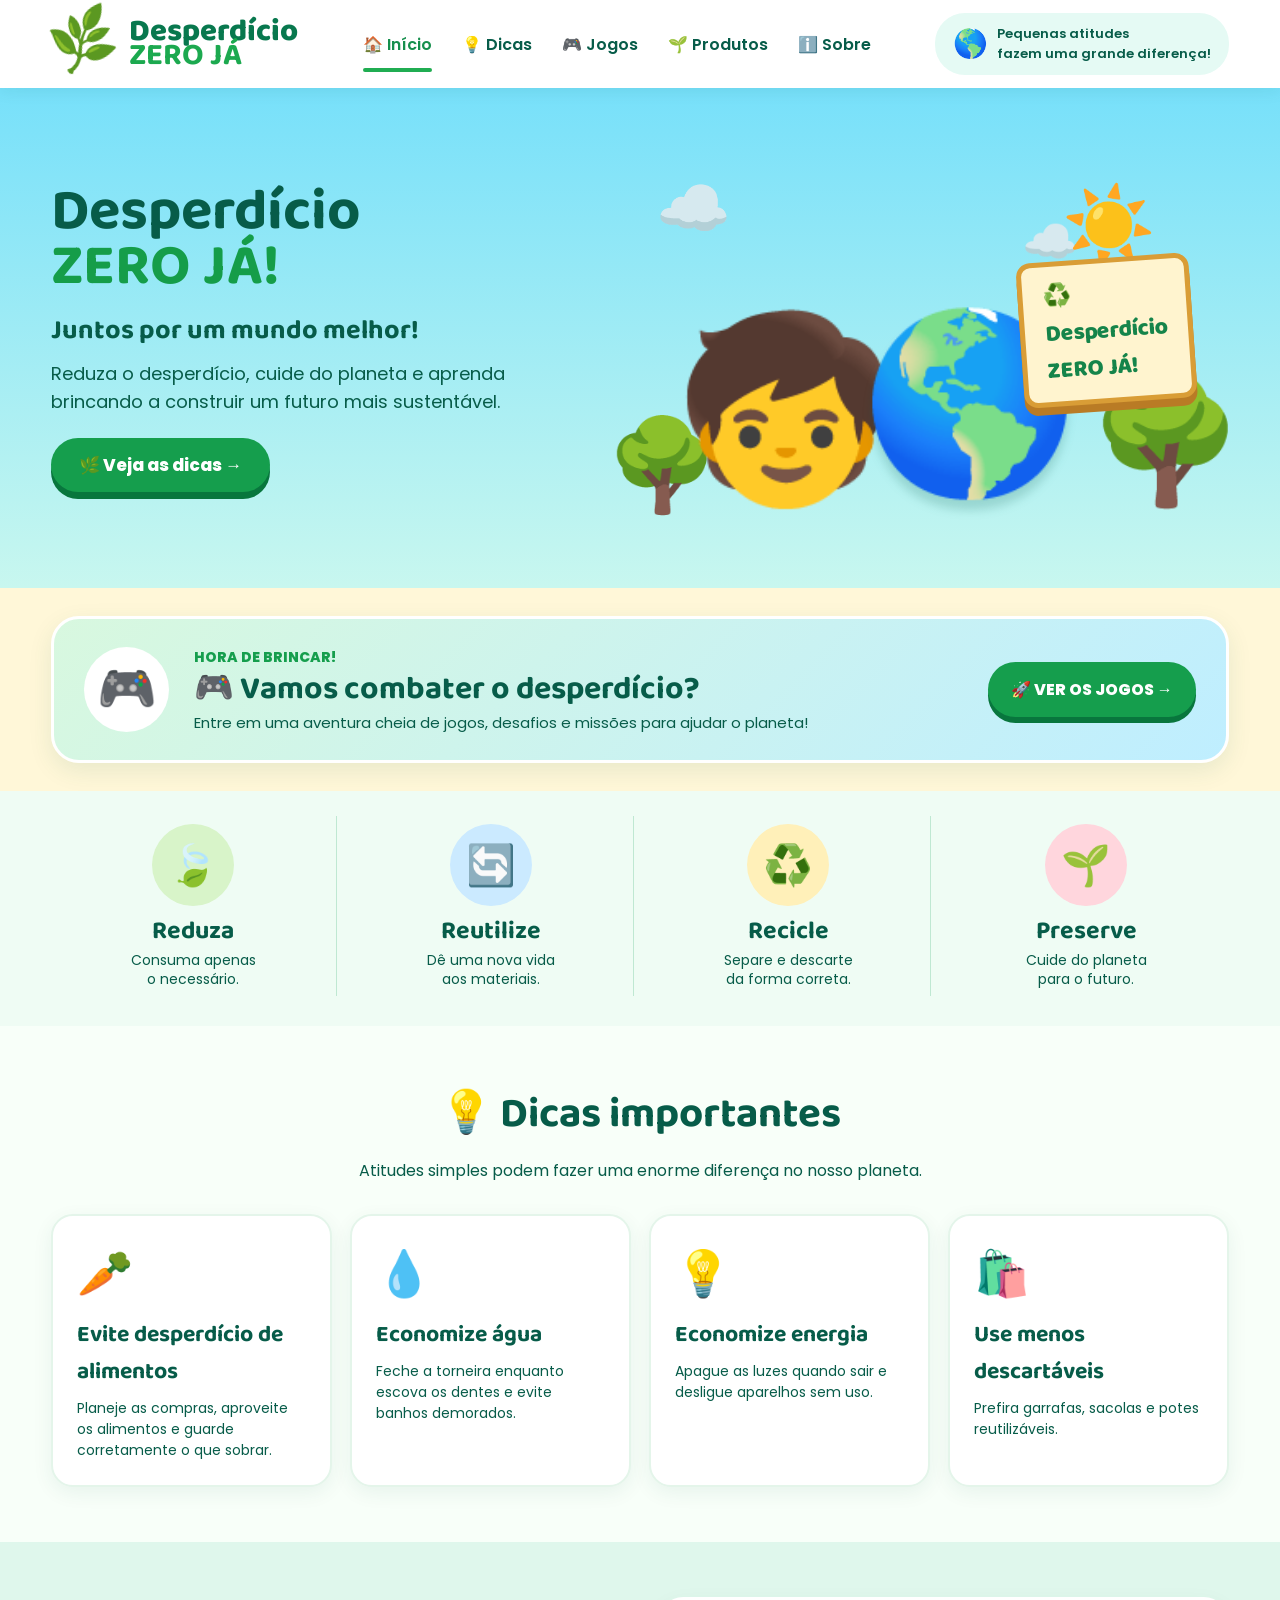
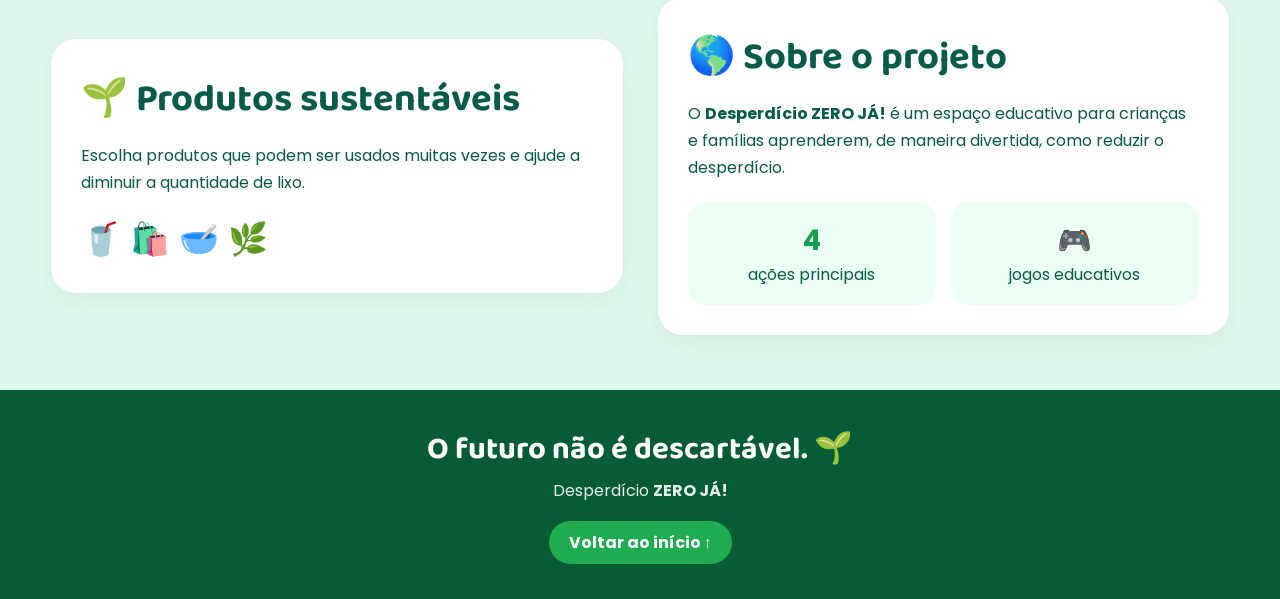
<file: index.html>
<!DOCTYPE html>
<html lang="pt-BR">

<head>
    <meta charset="UTF-8">
    <meta name="viewport" content="width=device-width, initial-scale=1.0">

    <title>Desperdício ZERO JÁ!</title>

    <link rel="shortcut icon" href="ChatGPT-Image-10-de-set.-de-2026_-15_31_04.ico" type="image/x-icon">
    <link rel="stylesheet" href="desperdiciozeroja.css">
</head>

<body id="top">

    <header>
        <div class="container nav">

            <a class="logo" href="#inicio">
                <span class="leaf">🌿</span>

                <span>
                    Desperdício<br>
                    <b>ZERO JÁ</b>
                </span>
            </a>

            <nav class="menu">

                <a class="active" href="#inicio" data-section="inicio">
                    🏠 Início
                </a>

                <a href="#dicas" data-section="dicas">
                    💡 Dicas
                </a>

                <a href="listajogos.html">
                    🎮 Jogos
                </a>

                <a href="#produtos" data-section="produtos">
                    🌱 Produtos
                </a>

                <a href="#sobre" data-section="sobre">
                    ℹ️ Sobre
                </a>

            </nav>

            <div class="badge">
                <span class="earth-small">🌎</span>

                <span>
                    Pequenas atitudes<br>
                    fazem uma grande diferença!
                </span>
            </div>

            <button class="menu-btn">☰</button>

        </div>
    </header>


    <main>

        <!-- =========================
     INÍCIO
========================= -->

        <section class="hero" id="inicio">

            <div class="container hero-inner">

                <div class="hero-copy">

                    <h1>
                        Desperdício<br>
                        <span>ZERO JÁ!</span>
                    </h1>

                    <h2>
                        Juntos por um mundo melhor!
                    </h2>

                    <p>
                        Reduza o desperdício, cuide do planeta
                        e aprenda brincando a construir um
                        futuro mais sustentável.
                    </p>

                    <a class="cta" href="#dicas">
                        🌿 Veja as dicas →
                    </a>

                </div>


                <div class="hero-art">

                    <div class="cloud c1">☁️</div>
                    <div class="cloud c2">☁️</div>

                    <div class="sun">☀️</div>

                    <div class="tree t1">🌳</div>
                    <div class="tree t2">🌳</div>

                    <div class="kid">🧒</div>

                    <div class="earth">🌎</div>

                    <div class="sign">
                        ♻️<br>
                        Desperdício<br>
                        ZERO JÁ!
                    </div>

                </div>

            </div>

        </section>


        <!-- =========================
     ANÚNCIO DOS JOGOS
========================= -->

        <section class="games-announcement">

            <div class="container">

                <div class="games-banner">

                    <div class="games-banner-icon">
                        🎮
                    </div>

                    <div class="games-banner-text">

                        <span class="games-label">
                            HORA DE BRINCAR!
                        </span>

                        <h2>
                            🎮 Vamos combater o desperdício?
                        </h2>

                        <p>
                            Entre em uma aventura cheia de jogos,
                            desafios e missões para ajudar o planeta!
                        </p>

                    </div>

                    <a class="games-button" href="listajogos.html">
                        🚀 VER OS JOGOS →
                    </a>

                </div>

            </div>

        </section>


        <!-- =========================
     PRINCÍPIOS
========================= -->

        <section class="principles">

            <div class="container principle-grid">

                <div class="principle">

                    <div class="icon green">
                        🍃
                    </div>

                    <h3>Reduza</h3>

                    <p>
                        Consuma apenas<br>
                        o necessário.
                    </p>

                </div>


                <div class="principle">

                    <div class="icon blue">
                        🔄
                    </div>

                    <h3>Reutilize</h3>

                    <p>
                        Dê uma nova vida<br>
                        aos materiais.
                    </p>

                </div>


                <div class="principle">

                    <div class="icon yellow">
                        ♻️
                    </div>

                    <h3>Recicle</h3>

                    <p>
                        Separe e descarte<br>
                        da forma correta.
                    </p>

                </div>


                <div class="principle">

                    <div class="icon pink">
                        🌱
                    </div>

                    <h3>Preserve</h3>

                    <p>
                        Cuide do planeta<br>
                        para o futuro.
                    </p>

                </div>

            </div>

        </section>


        <!-- =========================
     DICAS
========================= -->

        <section id="dicas">

            <div class="container">

                <h2 class="section-title">
                    💡 Dicas importantes
                </h2>

                <p class="section-sub">
                    Atitudes simples podem fazer uma enorme
                    diferença no nosso planeta.
                </p>


                <div class="tips-grid">

                    <article class="tip">

                        <div class="tip-icon">
                            🥕
                        </div>

                        <h3>
                            Evite desperdício de alimentos
                        </h3>

                        <p>
                            Planeje as compras, aproveite
                            os alimentos e guarde corretamente
                            o que sobrar.
                        </p>

                    </article>


                    <article class="tip">

                        <div class="tip-icon">
                            💧
                        </div>

                        <h3>
                            Economize água
                        </h3>

                        <p>
                            Feche a torneira enquanto escova
                            os dentes e evite banhos demorados.
                        </p>

                    </article>


                    <article class="tip">

                        <div class="tip-icon">
                            💡
                        </div>

                        <h3>
                            Economize energia
                        </h3>

                        <p>
                            Apague as luzes quando sair
                            e desligue aparelhos sem uso.
                        </p>

                    </article>


                    <article class="tip">

                        <div class="tip-icon">
                            🛍️
                        </div>

                        <h3>
                            Use menos descartáveis
                        </h3>

                        <p>
                            Prefira garrafas, sacolas e
                            potes reutilizáveis.
                        </p>

                    </article>

                </div>

            </div>

        </section>


        <!-- =========================
     PRODUTOS / SOBRE
========================= -->

        <section class="about">

            <div class="container about-grid">

                <div class="about-box" id="produtos">

                    <h2>
                        🌱 Produtos sustentáveis
                    </h2>

                    <p>
                        Escolha produtos que podem ser
                        usados muitas vezes e ajude a
                        diminuir a quantidade de lixo.
                    </p>

                    <div class="products">
                        🥤 🛍️ 🥣 🌿
                    </div>

                </div>


                <div class="about-box" id="sobre">

                    <h2>
                        🌎 Sobre o projeto
                    </h2>

                    <p>
                        O <strong>Desperdício ZERO JÁ!</strong>
                        é um espaço educativo para crianças
                        e famílias aprenderem, de maneira
                        divertida, como reduzir o desperdício.
                    </p>

                    <div class="stat-grid">

                        <div class="stat">
                            <strong>4</strong>
                            ações principais
                        </div>

                        <div class="stat">
                            <strong>🎮</strong>
                            jogos educativos
                        </div>

                    </div>

                </div>

            </div>

        </section>

    </main>


    <!-- =========================
     RODAPÉ
========================= -->

    <footer>

        <h2>
            O futuro não é descartável. 🌱
        </h2>

        <p>
            Desperdício <b>ZERO JÁ!</b>
        </p>

        <a class="back" href="#top">
            Voltar ao início ↑
        </a>

    </footer>


    <script src="desperdiciozeroja.js"></script>

</body>

</html>
</file>
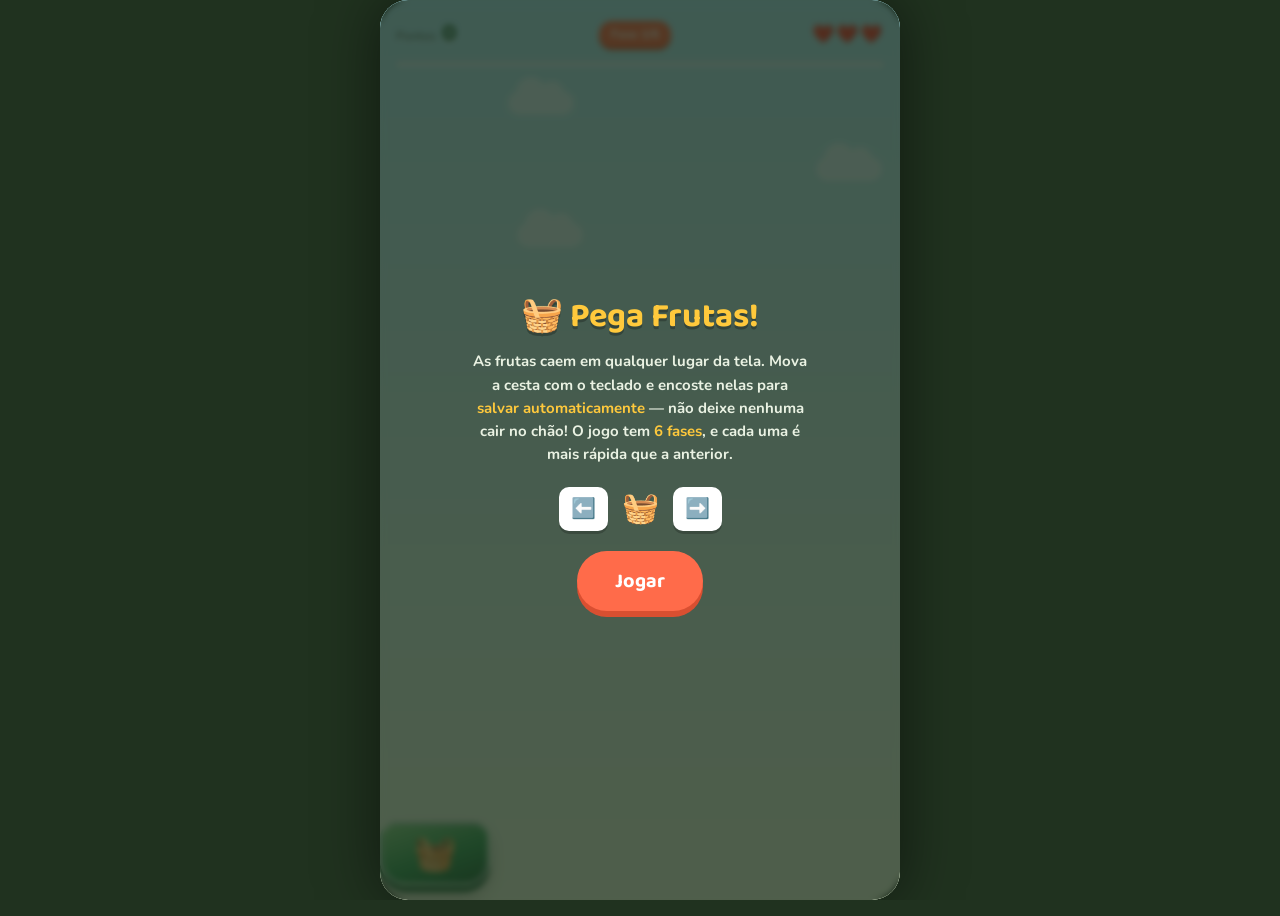
<file: jogo1.html>
<!DOCTYPE html>
<html lang="pt-BR">

<head>
    <meta charset="UTF-8">
    <meta name="viewport" content="width=device-width, initial-scale=1.0, maximum-scale=1, user-scalable=no">
    <title>Pega Frutas — Zero Desperdício</title>
    <link rel="preconnect" href="https://fonts.googleapis.com">
    <link
        href="https://fonts.googleapis.com/css2?family=Baloo+2:wght@500;700;800&family=Nunito:wght@600;700;800&display=swap"
        rel="stylesheet">
    <link rel="stylesheet" href="jogo1C.css">

    <link rel="shortcut icon" href="image.ico" type="image/x-icon">
</head>

<body>
    <div id="app">

        <div id="hud">
            <div id="scoreWrap"><span class="label">Pontos</span> <span id="scoreVal">0</span></div>
            <div id="phasePill">Fase 1/6</div>
            <div id="hearts">❤️❤️❤️</div>
        </div>
        <div id="phaseBarWrap">
            <div id="phaseBarTrack">
                <div id="phaseBarFill"></div>
            </div>
        </div>

        <div id="stage">
            <div id="basket"><span class="basketIcon">🧺</span></div>
        </div>

        <div id="startOverlay" class="overlay">
            <h1>🧺 Pega Frutas!</h1>
            <p class="sub">As frutas caem em qualquer lugar da tela. Mova a cesta com o teclado e encoste nelas para
                <b>salvar automaticamente</b> — não deixe nenhuma cair no chão! O jogo tem <b>6 fases</b>, e cada uma é
                mais rápida que a anterior.</p>
            <div class="keysRow"><span class="keyCap">⬅️</span> 🧺 <span class="keyCap">➡️</span></div>
            <button class="bigBtn" id="startBtn">Jogar</button>
        </div>

        <div id="overOverlay" class="overlay hidden">
            <h1>Fim de jogo</h1>
            <div class="finalScore" id="finalScoreVal">0</div>
            <p class="sub" id="overMsg">Boa! Continue evitando desperdício.</p>
            <button class="bigBtn" id="retryBtn">Jogar de novo</button>
        </div>

    </div>
    <script src="jogo1J.js"></script>

</body>

</html>
</file>
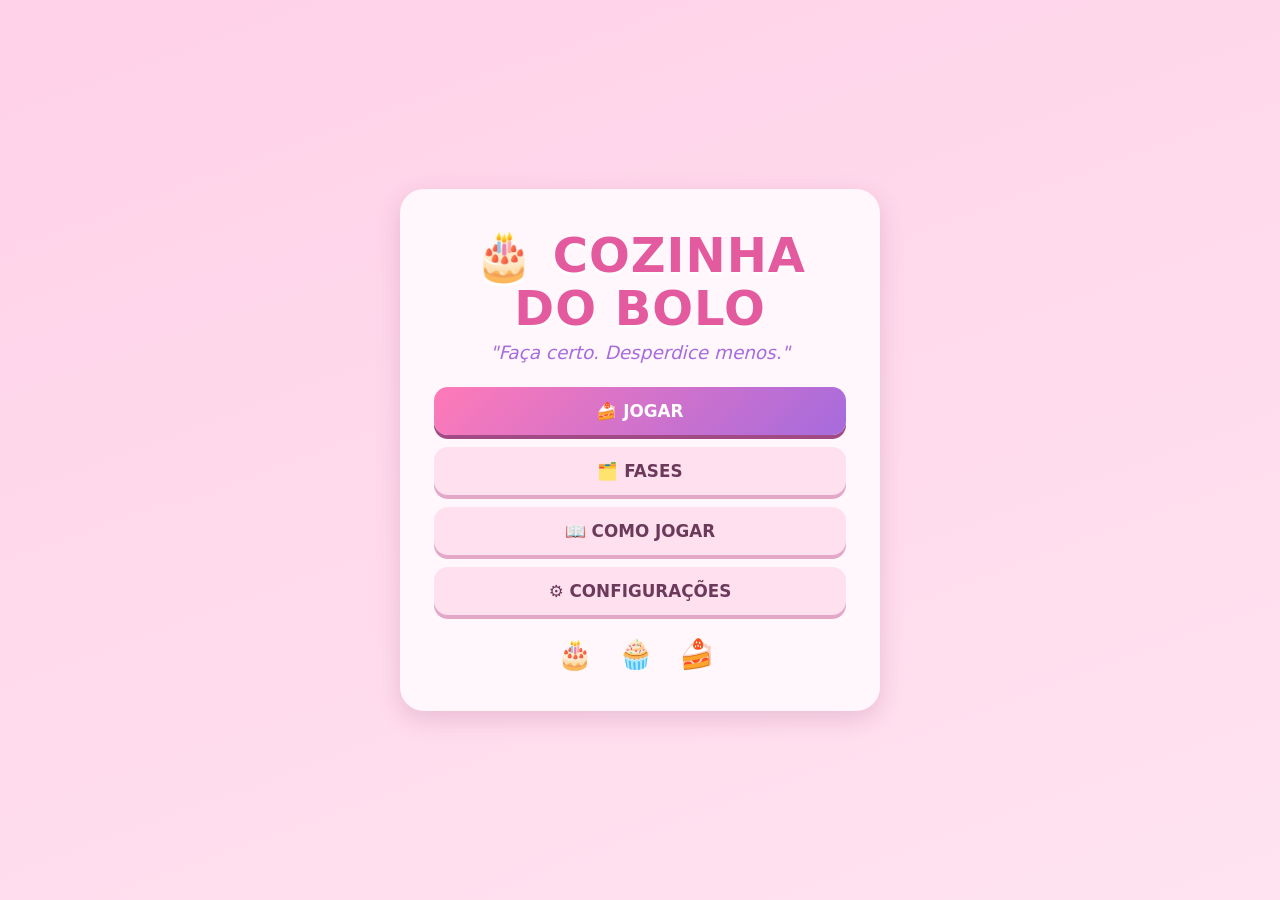
<file: jogo2.html>
<!DOCTYPE html>
<html lang="pt-BR">

<head>
    <meta charset="UTF-8" />
    <meta name="viewport" content="width=device-width, initial-scale=1.0" />
    <title>🎂 COZINHA DO BOLO</title>
    <link rel="shortcut icon" href="image-Photoroom.ico" type="image/x-icon">
    <link rel="stylesheet" href="jogo2C.css" />
</head>

<body>

    <!-- ============ MENU INICIAL ============ -->
    <section id="screen-menu" class="screen active">
        <div class="menu-card">
            <h1 class="game-title">🎂 COZINHA DO BOLO</h1>
            <p class="game-subtitle">"Faça certo. Desperdice menos."</p>
            <div class="menu-buttons">
                <button class="btn btn-primary" data-nav="play">🍰 JOGAR</button>
                <button class="btn" data-nav="levels">🗂️ FASES</button>
                <button class="btn" data-nav="howto">📖 COMO JOGAR</button>
                <button class="btn" data-nav="settings">⚙️ CONFIGURAÇÕES</button>
            </div>
            <div class="menu-deco">🎂 🧁 🍰</div>
        </div>
    </section>

    <!-- ============ TELA DE FASES ============ -->
    <section id="screen-levels" class="screen">
        <div class="panel">
            <h2>🗂️ FASES</h2>
            <div id="level-grid" class="level-grid"></div>
            <button class="btn btn-ghost" data-nav="menu">← VOLTAR</button>
        </div>
    </section>

    <!-- ============ COMO JOGAR ============ -->
    <section id="screen-howto" class="screen">
        <div class="panel howto-panel">
            <h2>📖 COMO JOGAR</h2>
            <ol class="howto-list">
                <li>👀 Observe o pedido do cliente.</li>
                <li>🥄 Escolha os ingredientes e camadas.</li>
                <li>🎂 Monte o bolo visualmente.</li>
                <li>✅ Confira cada item antes de finalizar.</li>
                <li>🤝 Entregue o pedido.</li>
                <li>♻️ Evite desperdícios.</li>
            </ol>
            <div class="howto-warning">
                🗑️ Você possui apenas <strong>UMA oportunidade</strong> para descartar um bolo errado.<br />
                Depois disso, outro erro encerra a partida.
            </div>
            <button class="btn btn-ghost" data-nav="menu">← VOLTAR</button>
        </div>
    </section>

    <!-- ============ CONFIGURAÇÕES ============ -->
    <section id="screen-settings" class="screen">
        <div class="panel settings-panel">
            <h2>⚙️ CONFIGURAÇÕES</h2>

            <label class="setting-row">
                <span>🔊 Sons</span>
                <label class="switch"><input type="checkbox" id="set-sound" /><span class="slider"></span></label>
            </label>

            <label class="setting-row">
                <span>🎚️ Volume</span>
                <input type="range" id="set-volume" min="0" max="100" value="70" />
            </label>

            <label class="setting-row">
                <span>✨ Animações</span>
                <label class="switch"><input type="checkbox" id="set-anim" /><span class="slider"></span></label>
            </label>

            <div class="setting-row">
                <button class="btn btn-danger" id="btn-reset">🧹 Resetar Progresso</button>
            </div>

            <button class="btn btn-ghost" data-nav="menu">← VOLTAR</button>
        </div>
    </section>

    <!-- ============ JOGO ============ -->
    <section id="screen-game" class="screen">

        <!-- HUD -->
        <header class="hud">
            <div class="hud-item" id="hud-level"><span class="hud-label">FASE</span><span class="hud-value"
                    id="hud-level-val">—</span></div>
            <div class="hud-item"><span class="hud-label">PONTOS</span><span class="hud-value" id="hud-score">0</span>
            </div>
            <div class="hud-item combo-wrap"><span class="hud-label">COMBO</span><span class="hud-value"
                    id="hud-combo">🔥 x0</span></div>
            <div class="hud-item"><span class="hud-label">🗑️ DESCARTE</span><span class="hud-value"
                    id="hud-discard">1</span></div>
            <div class="hud-item timer-wrap"><span class="hud-label">⏱️ TEMPO</span><span class="hud-value"
                    id="hud-timer">00:00</span></div>
            <div class="hud-item"><span class="hud-label">PEDIDOS</span><span class="hud-value"
                    id="hud-progress">0/4</span></div>
            <button class="btn btn-small" id="btn-quit">✖ Sair</button>
        </header>

        <div id="game-tip" class="game-tip"></div>

        <main class="game-main">

            <!-- PEDIDO DO CLIENTE -->
            <section class="order-panel">
                <div class="customer" id="customer">🧑‍🍳</div>
                <div class="order-box">
                    <h3>🎂 PEDIDO DO CLIENTE</h3>
                    <ul class="order-list">
                        <li><span class="order-emoji">🍰</span><span class="order-label">Massa:</span><span
                                class="order-value" id="ord-batter">—</span></li>
                        <li><span class="order-emoji">🔢</span><span class="order-label">Camadas:</span><span
                                class="order-value" id="ord-layers">—</span></li>
                        <li><span class="order-emoji">🍓</span><span class="order-label">Recheio:</span><span
                                class="order-value" id="ord-filling">—</span></li>
                        <li><span class="order-emoji">🟣</span><span class="order-label">Cobertura:</span><span
                                class="order-value" id="ord-covering">—</span></li>
                        <li><span class="order-emoji">⭐</span><span class="order-label">Decoração:</span><span
                                class="order-value" id="ord-decoration">—</span></li>
                    </ul>
                </div>
                <div class="queue-box" id="queue-box">
                    <h4>Próximos pedidos</h4>
                    <div id="queue-list" class="queue-list"></div>
                </div>
            </section>

            <!-- MONTAGEM -->
            <section class="build-panel">
                <div class="cake-stage">
                    <div id="cake-view" class="cake-view"></div>
                </div>

                <div class="steps-wrap">
                    <div class="step-tabs" id="step-tabs">
                        <button class="step-tab" data-step="batter">1. Massa</button>
                        <button class="step-tab" data-step="layers">2. Camadas</button>
                        <button class="step-tab" data-step="filling">3. Recheio</button>
                        <button class="step-tab" data-step="covering">4. Cobertura</button>
                        <button class="step-tab" data-step="decoration">5. Decoração</button>
                    </div>
                    <div class="step-content" id="step-content"></div>
                </div>

                <button class="btn btn-finish" id="btn-finalize">🎉 FINALIZAR BOLO</button>
            </section>

        </main>
    </section>

    <!-- ============ DIALOGO PRIMEIRO ERRO ============ -->
    <div id="modal-error" class="modal hidden">
        <div class="modal-card">
            <h3>❌ PEDIDO ERRADO</h3>
            <p>Você montou o bolo errado.</p>
            <p>Você pode descartar este bolo <strong>uma única vez</strong>.</p>
            <p class="discard-count">🗑️ DESCARTE RESTANTE: <strong>1</strong></p>
            <div class="modal-actions">
                <button class="btn btn-danger" id="btn-discard">🗑️ DESCARTAR BOLO</button>
                <button class="btn" id="btn-deliver-anyway">📦 ENTREGAR MESMO ASSIM</button>
            </div>
        </div>
    </div>

    <!-- ============ TELA DE VITÓRIA ============ -->
    <section id="screen-levelcomplete" class="screen">
        <div class="panel center">
            <h2 class="win-title">🎉 FASE COMPLETA!</h2>
            <div class="stars-big" id="lc-stars"></div>
            <div class="stats" id="lc-stats"></div>
            <div class="modal-actions">
                <button class="btn btn-primary" id="lc-next">➡️ PRÓXIMA FASE</button>
                <button class="btn" id="lc-replay">🔁 JOGAR NOVAMENTE</button>
                <button class="btn btn-ghost" data-nav="menu">🏠 MENU</button>
            </div>
        </div>
    </section>

    <!-- ============ TELA DE DERROTA ============ -->
    <section id="screen-gameover" class="screen">
        <div class="panel center">
            <h2 class="lose-title">💀 FIM DE JOGO</h2>
            <p class="lose-sub">❌ Pedido errado — você já utilizou sua única oportunidade de descarte.</p>
            <p class="lose-sub">Um novo erro desperdiçaria outro bolo. 🗑️</p>
            <div class="stats" id="go-stats"></div>
            <div class="modal-actions">
                <button class="btn btn-primary" id="go-replay">🔁 JOGAR NOVAMENTE</button>
                <button class="btn btn-ghost" data-nav="menu">🏠 MENU</button>
            </div>
        </div>
    </section>

    <script src="jogo2J.js"></script>
</body>

</html>
</file>
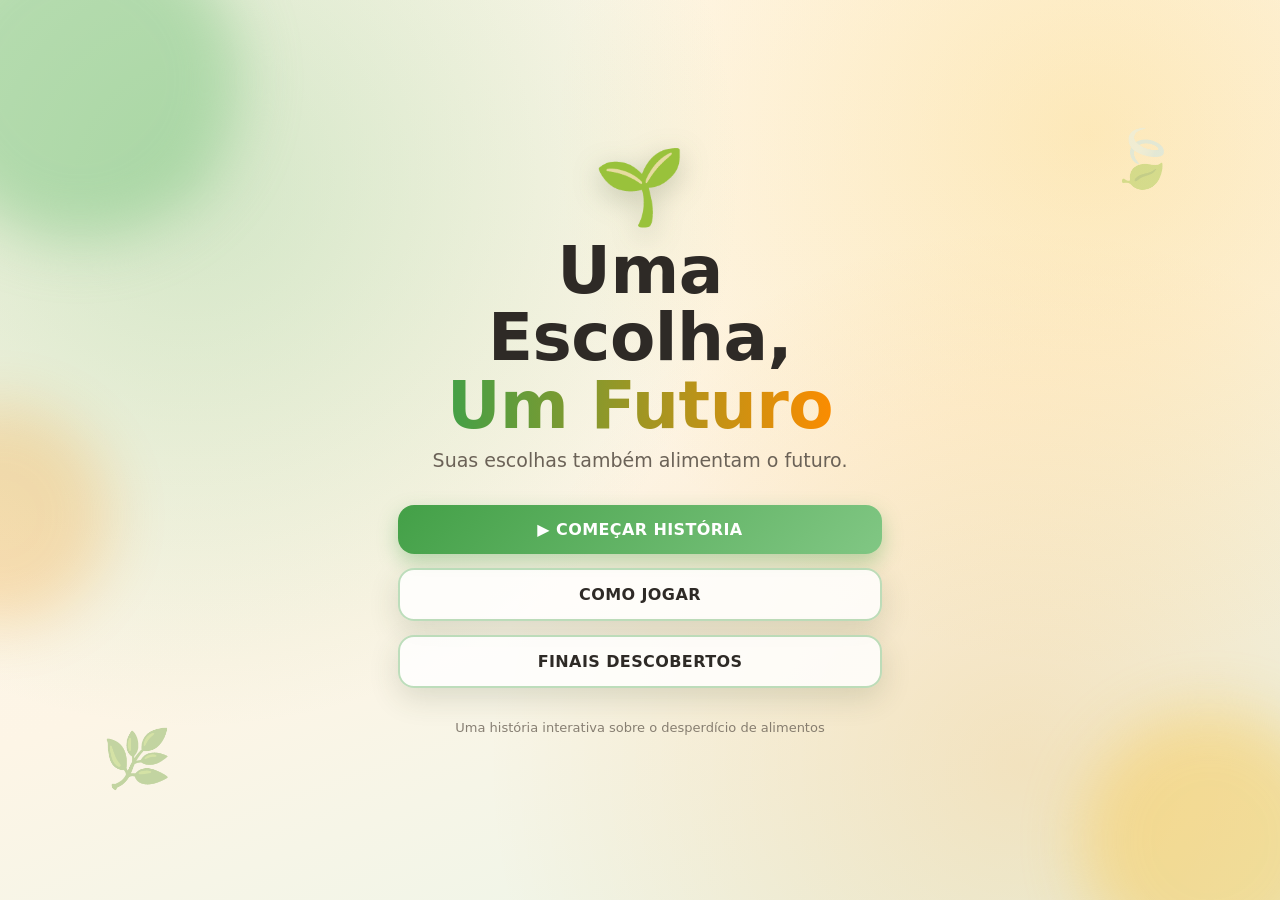
<file: jogo3.html>
<!DOCTYPE html>
<html lang="pt-BR">

<head>
    <meta charset="UTF-8">
    <meta name="viewport" content="width=device-width, initial-scale=1.0">
    <title>Uma Escolha, Um Futuro</title>
    <meta name="description"
        content="Uma história interativa sobre as pequenas escolhas que envolvem a comida e o desperdício.">
    <link rel="shortcut icon" href="image-Photoroom-_1_.ico" type="image/x-icon">
    <link rel="stylesheet" href="jogo3C.css">
</head>

<body>

    <!-- Decoração de fundo -->
    <div class="bg-decor" aria-hidden="true">
        <span class="blob blob-1"></span>
        <span class="blob blob-2"></span>
        <span class="blob blob-3"></span>
        <span class="leaf leaf-1">🍃</span>
        <span class="leaf leaf-2">🌿</span>
    </div>

    <div id="app">

        <!-- ===== MENU PRINCIPAL ===== -->
        <section id="screen-menu" class="screen active">
            <div class="menu-inner">
                <div class="menu-badge" aria-hidden="true">🌱</div>
                <h1 class="title">Uma Escolha,<br><span class="title-accent">Um Futuro</span></h1>
                <p class="subtitle">Suas escolhas também alimentam o futuro.</p>

                <div class="menu-buttons">
                    <button class="btn btn-primary" id="btn-start" type="button">▶ COMEÇAR HISTÓRIA</button>
                    <button class="btn btn-secondary" id="btn-howto" type="button">COMO JOGAR</button>
                    <button class="btn btn-secondary" id="btn-endings" type="button">FINAIS DESCOBERTOS</button>
                </div>

                <p class="footer-note">Uma história interativa sobre o desperdício de alimentos</p>
            </div>
        </section>

        <!-- ===== COMO JOGAR ===== -->
        <section id="screen-howto" class="screen">
            <div class="panel">
                <button class="btn btn-back" id="btn-howto-back" type="button">← VOLTAR</button>
                <h2 class="panel-title">Como Jogar</h2>
                <ul class="howto-list">
                    <li>🧭 Você acompanhará a história de <strong>Lia</strong>.</li>
                    <li>💬 Em determinados momentos, será necessário escolher o que ela fará.</li>
                    <li>🔄 Suas escolhas alteram a história.</li>
                    <li>🌱 Algumas decisões podem ajudar a evitar o desperdício de alimentos.</li>
                    <li>🏁 Existem vários finais.</li>
                    <li>🔁 Jogue novamente para descobrir outros caminhos.</li>
                </ul>
                <div class="tip">⚠️ Decisões marcadas como <strong>IMPORTANTES</strong> podem mudar o rumo da história.
                </div>
            </div>
        </section>

        <!-- ===== FINAIS DESCOBERTOS ===== -->
        <section id="screen-endings" class="screen">
            <div class="panel">
                <button class="btn btn-back" id="btn-endings-back" type="button">← VOLTAR</button>
                <h2 class="panel-title">Finais Descobertos</h2>
                <p class="panel-sub" id="endings-count"></p>
                <div class="endings-list" id="endings-list"></div>
            </div>
        </section>

        <!-- ===== JOGO ===== -->
        <section id="screen-game" class="screen">
            <header class="game-header">
                <div class="chapter-label" id="chapter-label">CAPÍTULO 1 / 8</div>
                <div class="progress" role="progressbar" aria-label="progresso da história">
                    <div class="progress-fill" id="progress-fill"></div>
                </div>
                <div class="hud" id="hud" title="Nível de consciência"><span class="hud-leaf">🍃</span><span
                        id="hud-value">40%</span></div>
            </header>

            <div class="scene-stage" id="scene-stage">
                <div class="character-area" id="character-area">
                    <div class="avatar-ring" id="avatar-ring">
                        <span class="avatar-emoji" id="avatar-emoji">👩🏻</span>
                    </div>
                    <div class="character-name" id="character-name">Lia</div>
                </div>

                <div class="dialogue-card" id="dialogue-card">
                    <div class="decision-badge hidden" id="decision-badge">⚠️ DECISÃO IMPORTANTE</div>
                    <div class="dialogue-text" id="dialogue-text"></div>
                </div>

                <div class="choices" id="choices"></div>
            </div>

            <button class="btn btn-link" id="btn-restart" type="button">↺ RECOMEÇAR HISTÓRIA</button>
        </section>

        <!-- ===== TELA DE FINAL ===== -->
        <section id="screen-ending" class="screen">
            <div class="ending-card" id="ending-card">
                <div class="ending-badge">FINAL DA HISTÓRIA</div>
                <div class="ending-icon" id="ending-icon">🌱</div>
                <h2 class="ending-title" id="ending-title">FUTURO CONSCIENTE</h2>
                <p class="ending-message" id="ending-message"></p>

                <div class="ending-meta" id="ending-meta"></div>

                <div class="stats-grid" id="stats-grid"></div>Z
                <div class="meters" id="meters"></div>

                <div class="quote">"Pequenas escolhas podem gerar grandes mudanças."</div>

                <div class="ending-buttons">
                    <button class="btn btn-primary" id="btn-again" type="button">🔁 JOGAR NOVAMENTE</button>
                    <button class="btn btn-secondary" id="btn-menu" type="button">VOLTAR AO MENU</button>
                </div>
            </div>
        </section>

    </div>

    <script src="jogo3J.js"></script>
</body>

</html>
</file>
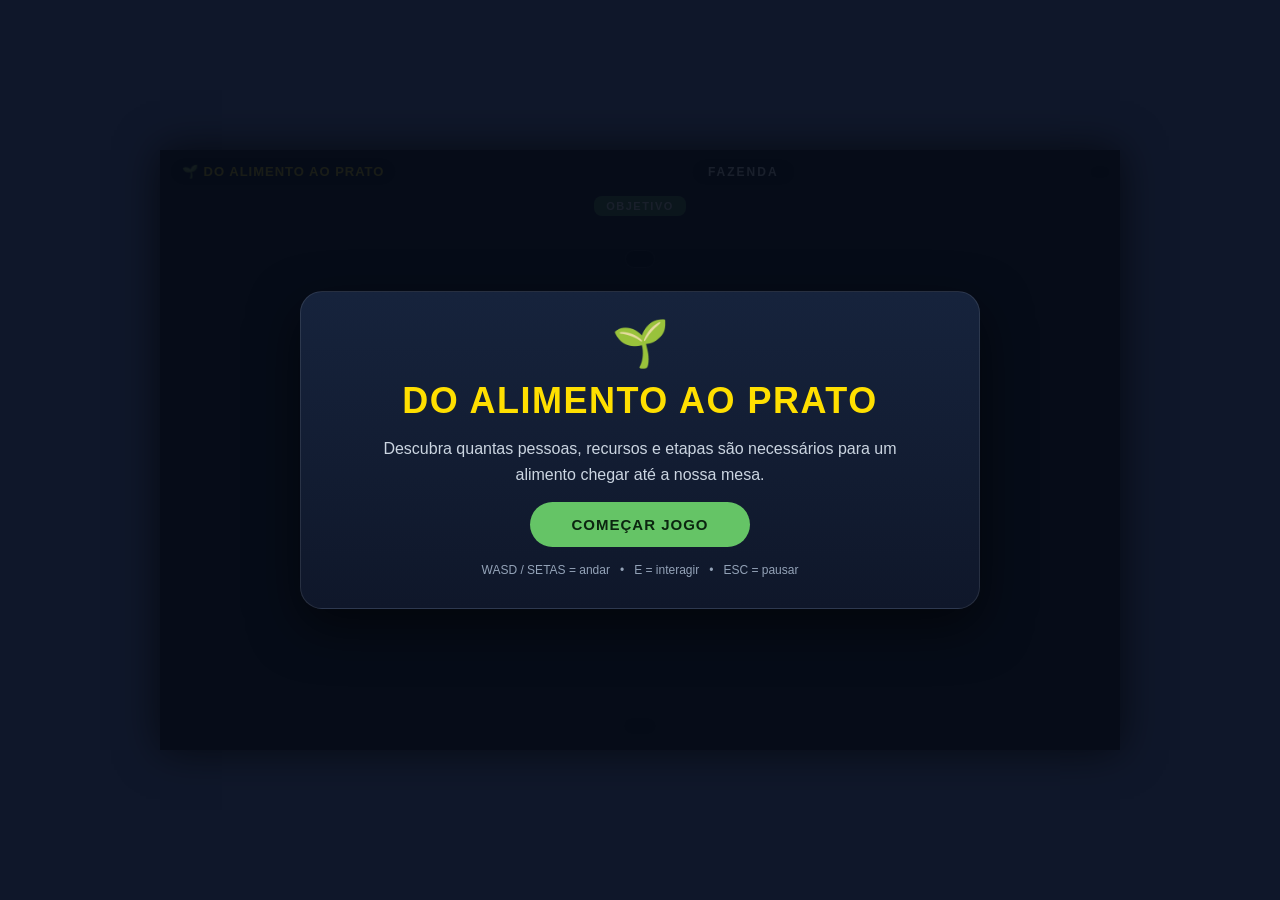
<file: jogo4.html>
<!DOCTYPE html>
<html lang="pt-BR">

<head>
    <meta charset="UTF-8">
    <meta name="viewport" content="width=device-width, initial-scale=1.0">
    <title>Do Alimento ao Prato</title>
    <link rel="stylesheet" href="jogo4C.css">

    <link rel="shortcut icon" href="icon-do-alimento-ao-prato.ico" type="image/x-icon">
</head>

<body>
    <div id="game">
        <canvas id="canvas" width="960" height="600"></canvas>

        <div id="hud">
            <div class="topbar">
                <div class="brand">🌱 DO ALIMENTO AO PRATO</div>
                <div id="phaseName">FAZENDA</div>
                <div id="stats"></div>
            </div>
            <div class="mission">
                <b>OBJETIVO</b>
                <div id="objectives"></div>
            </div>
            <div id="interaction"></div>
            <div id="message"></div>
        </div>

        <div id="startScreen" class="screen">
            <div class="panel">
                <div class="big-icon">🌱</div>
                <h1>Do Alimento ao Prato</h1>
                <p>Descubra quantas pessoas, recursos e etapas são necessários para um alimento chegar até a nossa mesa.
                </p>
                <button id="startBtn">COMEÇAR JOGO</button>
                <small>WASD / SETAS = andar &nbsp; • &nbsp; E = interagir &nbsp; • &nbsp; ESC = pausar</small>
            </div>
        </div>

        <div id="pauseScreen" class="screen hidden">
            <div class="panel">
                <h2>PAUSADO</h2>
                <button id="resumeBtn">CONTINUAR</button>
                <button id="restartBtn" class="secondary">REINICIAR FASE</button>
            </div>
        </div>

        <div id="finishScreen" class="screen hidden">
            <div class="panel">
                <div class="big-icon">🍽️</div>
                <h1>Alimento chegou ao prato!</h1>
                <div id="finalStats"></div>
                <p class="finalText">Do alimento ao prato existe uma grande jornada. Quando desperdiçamos comida, também
                    desperdiçamos parte do trabalho, do tempo e dos recursos usados para produzi-la.</p>
                <button id="againBtn">JOGAR NOVAMENTE</button>
            </div>
        </div>
    </div>
    <script src="jogo4J.js"></script>
</body>

</html>
</file>
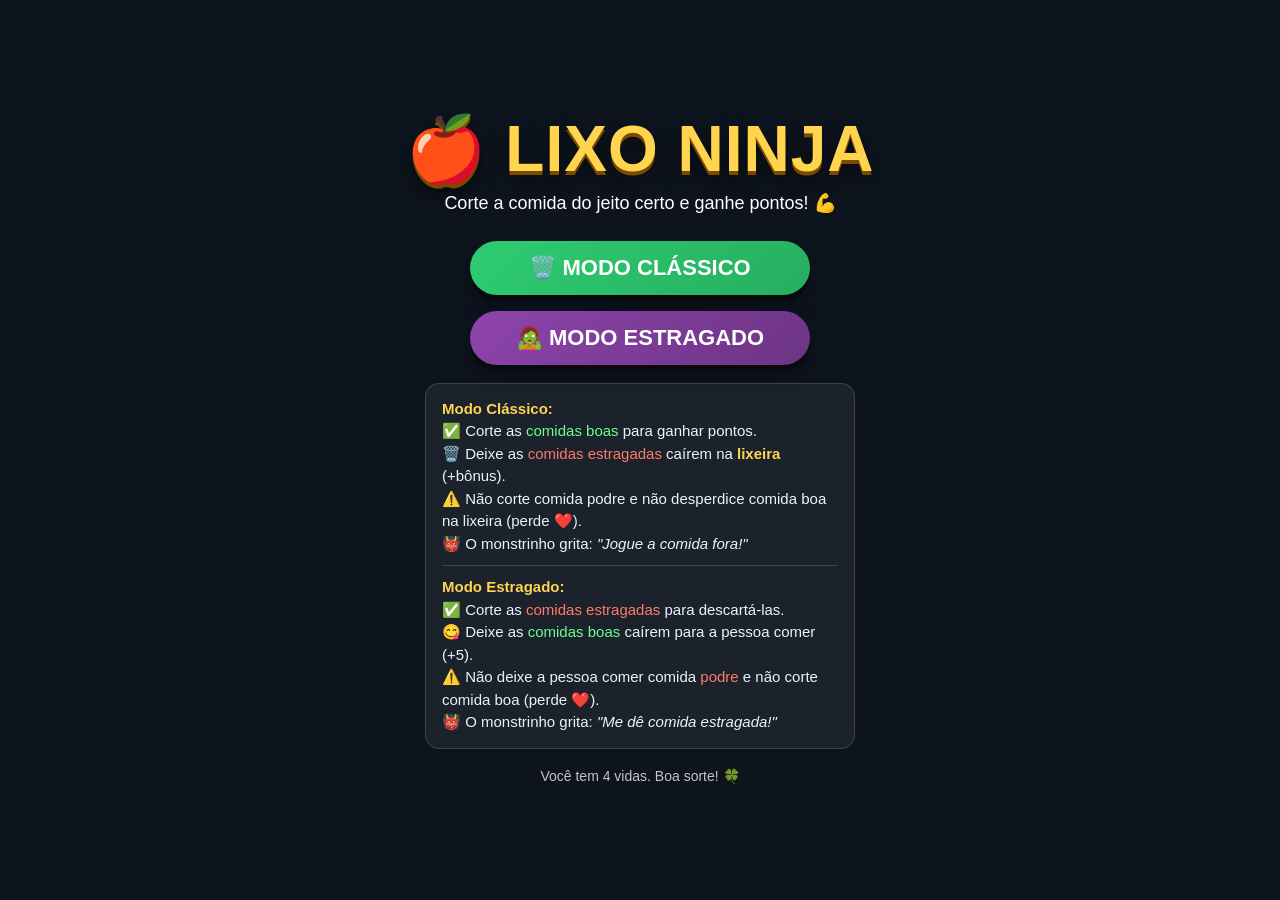
<file: jogo6.html>
<!DOCTYPE html>
<html lang="pt-BR">

<head>
    <meta charset="UTF-8">
    <meta name="viewport"
        content="width=device-width, initial-scale=1.0, maximum-scale=1.0, user-scalable=no, viewport-fit=cover">
    <meta name="apple-mobile-web-app-capable" content="yes">
    <meta name="mobile-web-app-capable" content="yes">
    <title>LIXO NINJA 🍎🗑️</title>
    <link rel="stylesheet" href="jogo6C.css">

    <link rel="shortcut icon" href="lixo-ninja-fruta.ico" type="image/x-icon">
</head>

<body>
    <canvas id="canvas"></canvas>

    <div id="hud" class="hidden">
        <div class="hud-block">
            <div id="score">0</div>
            <div id="high">🏆 Recorde: 0</div>
            <div id="modeTag"></div>
        </div>
        <div class="hud-block hud-right">
            <div id="lives">❤️❤️❤️❤️</div>
            <div id="hint"></div>
        </div>
    </div>

    <!-- MENU -->
    <div id="menu" class="overlay">
        <div class="overlay-content">
            <div class="title">🍎 LIXO NINJA</div>
            <div class="subtitle">Corte a comida do jeito certo e ganhe pontos! 💪</div>
            <button class="btn btn-classic" onclick="startGame('classic')">🗑️ MODO CLÁSSICO</button>
            <button class="btn btn-rotten" onclick="startGame('rotten')">🧟 MODO ESTRAGADO</button>
            <div class="rules">
                <b>Modo Clássico:</b><br>
                ✅ Corte as <span class="good">comidas boas</span> para ganhar pontos.<br>
                🗑️ Deixe as <span class="bad">comidas estragadas</span> caírem na <b>lixeira</b> (+bônus).<br>
                ⚠️ Não corte comida podre e não desperdice comida boa na lixeira (perde ❤️).<br>
                👹 O monstrinho grita: <i>"Jogue a comida fora!"</i>
                <hr>
                <b>Modo Estragado:</b><br>
                ✅ Corte as <span class="bad">comidas estragadas</span> para descartá-las.<br>
                😋 Deixe as <span class="good">comidas boas</span> caírem para a pessoa comer (+5).<br>
                ⚠️ Não deixe a pessoa comer comida <span class="bad">podre</span> e não corte comida boa (perde ❤️).<br>
                👹 O monstrinho grita: <i>"Me dê comida estragada!"</i>
            </div>
            <div class="subtitle small">Você tem 4 vidas. Boa sorte! 🍀</div>
        </div>
    </div>

    <!-- TUTORIAL -->
    <div id="tutorial" class="overlay hidden">
        <div class="overlay-content">
            <div class="title" id="tutTitle">MODO CLÁSSICO</div>
            <div class="rules" id="tutText"></div>
            <button class="btn btn-classic" onclick="beginRound()">▶ COMEÇAR!</button>
        </div>
    </div>

    <!-- GAME OVER -->
    <div id="gameover" class="overlay hidden">
        <div class="overlay-content">
            <div class="big">💀 FIM DE JOGO</div>
            <div class="final-score" id="finalScore">Pontuação: 0</div>
            <div id="newRecord"></div>
            <button class="btn btn-classic restart" onclick="restartSame()">🔁 Jogar de novo</button>
            <button class="btn menu" onclick="goMenu()">🏠 Menu</button>
        </div>
    </div>

    <script src="jogo6J.js"></script>
</body>

</html>
</file>
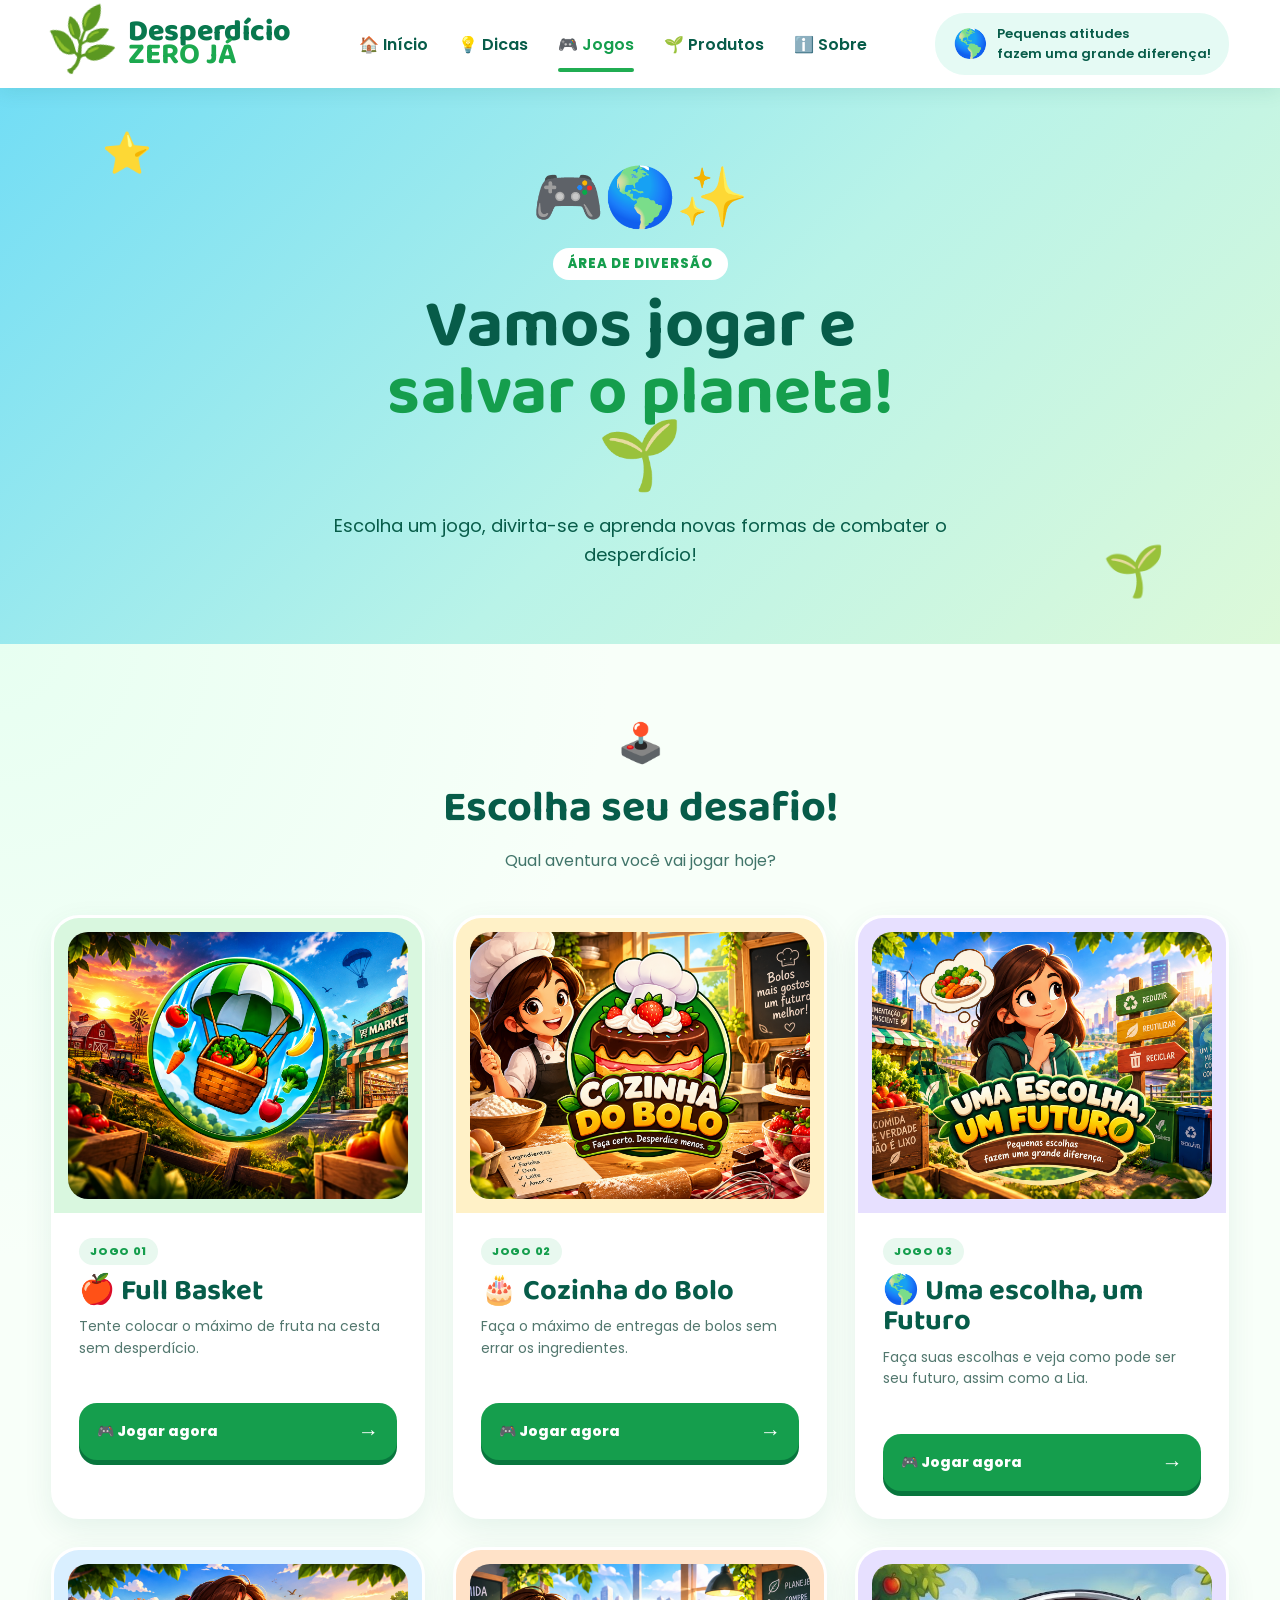
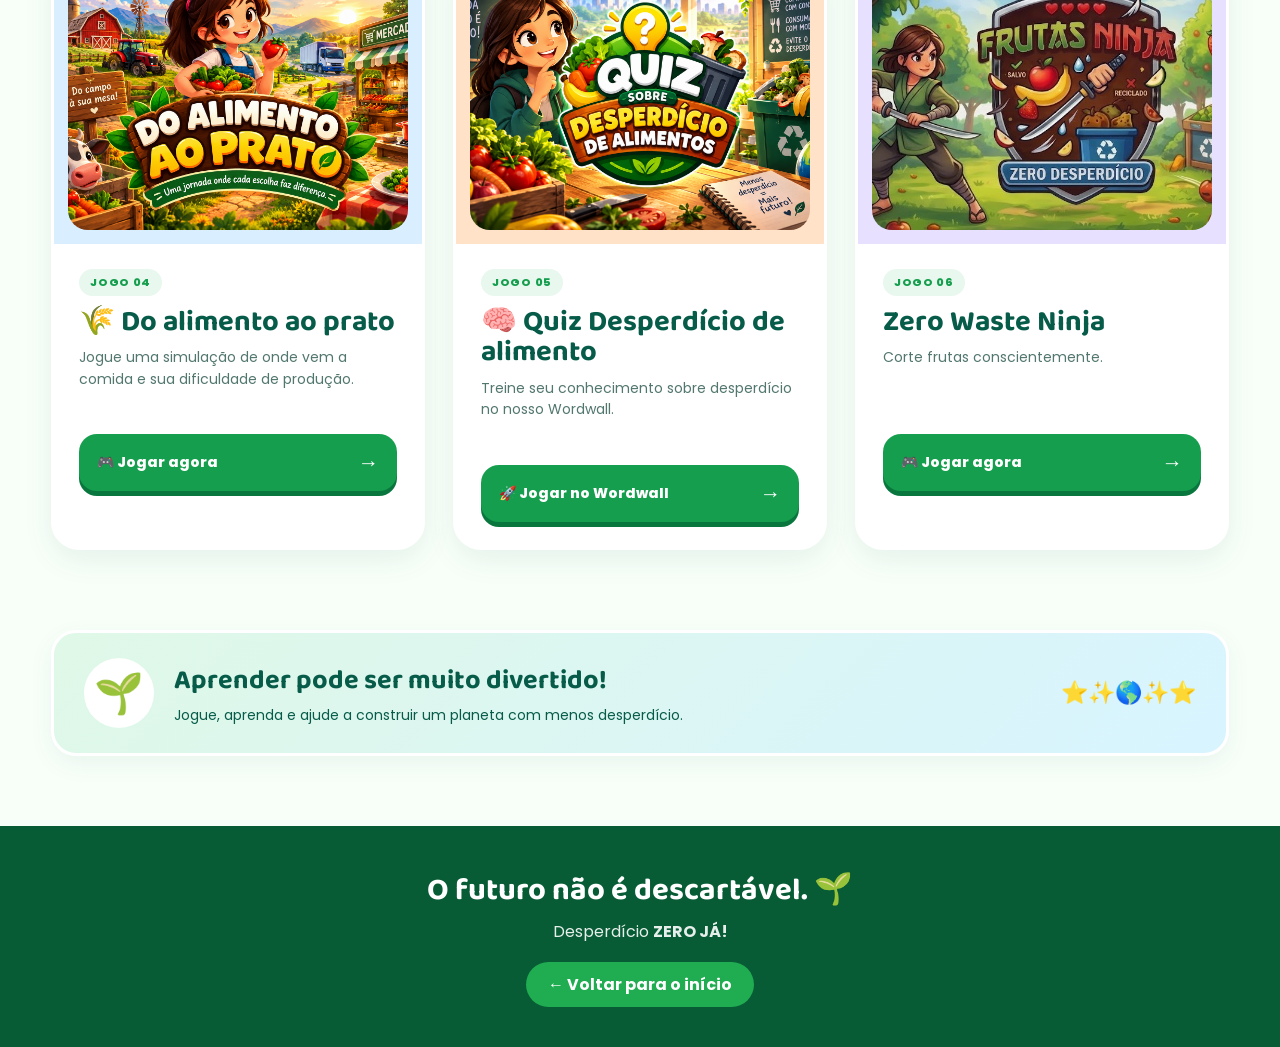
<file: listajogos.html>
<!DOCTYPE html>
<html lang="pt-BR">

<head>
    <meta charset="UTF-8">
    <meta name="viewport" content="width=device-width, initial-scale=1.0">

    <title>🎮 Jogos | Desperdício ZERO JÁ!</title>

    <link rel="shortcut icon" href=ChatGPT-Image-10-de-set.-de-2026_-15_31_04.ico" type="image/x-icon">
    <link rel="stylesheet" href="listajogos.css">
</head>


<body>


    <!-- =====================================
         CABEÇALHO
    ===================================== -->

    <header>

        <div class="container nav">

            <a href="index.html" class="logo">

                <span class="leaf">
                    🌿
                </span>

                <span>
                    Desperdício<br>
                    <b>ZERO JÁ</b>
                </span>

            </a>


            <nav class="menu">

                <a href="index.html">
                    🏠 Início
                </a>

                <a href="index.html">
                    💡 Dicas
                </a>

                <a href="#" class="active">
                    🎮 Jogos
                </a>

                <a href="index.html">
                    🌱 Produtos
                </a>

                <a href="index.html">
                    ℹ️ Sobre
                </a>

            </nav>


            <div class="badge">

                <span>
                    🌎
                </span>

                <div>
                    Pequenas atitudes<br>
                    fazem uma grande diferença!
                </div>

            </div>


            <button class="menu-btn" id="menuBtn">
                ☰
            </button>

        </div>

    </header>



    <!-- =====================================
         CONTEÚDO PRINCIPAL
    ===================================== -->

    <main>


        <!-- HERO DOS JOGOS -->

        <section class="games-hero">

            <div class="container">

                <div class="hero-content">

                    <div class="hero-emoji">
                        🎮🌎✨
                    </div>


                    <span class="small-title">
                        ÁREA DE DIVERSÃO
                    </span>


                    <h1>
                        Vamos jogar e
                        <span>salvar o planeta!</span> 🌱
                    </h1>


                    <p>
                        Escolha um jogo, divirta-se e
                        aprenda novas formas de combater
                        o desperdício!
                    </p>

                </div>

            </div>

        </section>



        <!-- =====================================
             LISTA DE JOGOS
        ===================================== -->

        <section class="games-section">

            <div class="container">


                <div class="section-heading">

                    <span>
                        🕹️
                    </span>

                    <h2>
                        Escolha seu desafio!
                    </h2>

                    <p>
                        Qual aventura você vai jogar hoje?
                    </p>

                </div>



                <div class="games-grid">


                    <!-- =================================
                         JOGO 1
                    ================================= -->

                    <article class="game-card card-green">

                        <div class="game-image">

                            <!-- COLOQUE A IMAGEM DO JOGO 1 AQUI -->

                            <img src="Fundo jogo 1.png" alt="Full Basket">

                        </div>


                        <div class="game-info">

                            <span class="game-number">
                                JOGO 01
                            </span>


                            <h3>
                                🍎 Full Basket
                            </h3>


                            <p>
                                Tente colocar o máximo de fruta
                                na cesta sem desperdício.
                            </p>


                            <a href="jogo1.html" class="play-button">
                                🎮 Jogar agora
                                <span>→</span>
                            </a>

                        </div>

                    </article>



                    <!-- =================================
                         JOGO 2
                    ================================= -->

                    <article class="game-card card-yellow">

                        <div class="game-image">

                            <!-- COLOQUE A IMAGEM DO JOGO 2 AQUI -->

                            <img src="Fundo jogo 2.png" alt="Cozinha do Bolo">

                        </div>


                        <div class="game-info">

                            <span class="game-number">
                                JOGO 02
                            </span>


                            <h3>
                                🎂 Cozinha do Bolo
                            </h3>


                            <p>
                                Faça o máximo de entregas
                                de bolos sem errar os ingredientes.
                            </p>


                            <a href="jogo2.html" class="play-button">
                                🎮 Jogar agora
                                <span>→</span>
                            </a>

                        </div>

                    </article>



                    <!-- =================================
                         JOGO 3
                    ================================= -->

                    <article class="game-card card-purple">

                        <div class="game-image">

                            <!-- COLOQUE A IMAGEM DO JOGO 3 AQUI -->

                            <img src="Fundo jogo 3.png" alt="Uma escolha, um Futuro">

                        </div>


                        <div class="game-info">

                            <span class="game-number">
                                JOGO 03
                            </span>


                            <h3>
                                🌎 Uma escolha, um Futuro
                            </h3>


                            <p>
                                Faça suas escolhas e veja como
                                pode ser seu futuro, assim como a Lia.
                            </p>


                            <a href="jogo3.html" class="play-button">
                                🎮 Jogar agora
                                <span>→</span>
                            </a>

                        </div>

                    </article>



                    <!-- =================================
                         JOGO 4
                    ================================= -->

                    <article class="game-card card-blue">

                        <div class="game-image">

                            <!-- COLOQUE A IMAGEM DO JOGO 4 AQUI -->

                            <img src="Fundo jogo 4.png" alt="Do alimento ao prato">

                        </div>


                        <div class="game-info">

                            <span class="game-number">
                                JOGO 04
                            </span>


                            <h3>
                                🌾 Do alimento ao prato
                            </h3>


                            <p>
                                Jogue uma simulação de onde vem
                                a comida e sua dificuldade de produção.
                            </p>


                            <a href="jogo4.html" class="play-button">
                                🎮 Jogar agora
                                <span>→</span>
                            </a>

                        </div>

                    </article>



                    <!-- =================================
                         JOGO 5
                    ================================= -->

                    <article class="game-card card-orange">

                        <div class="game-image">

                            <!-- COLOQUE A IMAGEM DO JOGO 5 AQUI -->

                            <img src="Fundo jogo 5.png" alt="Quiz Desperdício de alimento">

                        </div>


                        <div class="game-info">

                            <span class="game-number">
                                JOGO 05
                            </span>


                            <h3>
                                🧠 Quiz Desperdício de alimento
                            </h3>


                            <p>
                                Treine seu conhecimento sobre
                                desperdício no nosso Wordwall.
                            </p>


                            <!--
                                TROQUE O # PELA URL DO WORDWALL
                            -->

                            <a href="https://wordwall.net/pt/resource/118789872?wwmethod=link" target="_blank" rel="noopener" class="play-button">
                                🚀 Jogar no Wordwall
                                <span>→</span>
                            </a>

                        </div>

                    </article>



                    <!-- =================================
                         JOGO 6
                    ================================= -->

                    <article class="game-card card-purple">

                        <div class="game-image">

                            <!-- COLOQUE A IMAGEM DO JOGO 6 AQUI -->

                            <img src="Fundo jogo 6.jpg" alt="Zero Waste Ninja">

                        </div>


                        <div class="game-info">

                            <span class="game-number">
                                JOGO 06
                            </span>


                            <h3>
                                Zero Waste Ninja
                            </h3>


                            <p>
                                Corte frutas conscientemente.
                            </p>


                            <a href="jogo6.html" class="play-button">
                                🎮 Jogar agora
                                <span>→</span>
                            </a>

                        </div>

                    </article>


                </div>

            </div>

        </section>





        <!-- =====================================
             FRASE FINAL
        ===================================== -->

        <section class="final-message">

            <div class="container">

                <div class="final-box">

                    <div class="final-icon">
                        🌱
                    </div>

                    <div>

                        <h2>
                            Aprender pode ser muito divertido!
                        </h2>

                        <p>
                            Jogue, aprenda e ajude a construir
                            um planeta com menos desperdício.
                        </p>

                    </div>


                    <div class="final-stars">
                        ⭐✨🌎✨⭐
                    </div>

                </div>

            </div>

        </section>


    </main>



    <!-- =====================================
         RODAPÉ
    ===================================== -->

    <footer>

        <h2>
            O futuro não é descartável. 🌱
        </h2>

        <p>
            Desperdício <b>ZERO JÁ!</b>
        </p>


        <a href="index.html" class="back">
            ← Voltar para o início
        </a>

    </footer>



    <script src="listajogos.js"></script>

</body>

</html>
</file>
<file: desperdiciozeroja.css>
@import url('https://fonts.googleapis.com/css2?family=Baloo+2:wght@600;700;800&family=Poppins:wght@400;500;600;700;800&display=swap');


* {
    box-sizing: border-box;
    margin: 0;
    padding: 0;
}


html {
    scroll-behavior: smooth;
    scroll-padding-top: 90px;
}


body {
    font-family: Poppins, Arial, sans-serif;
    color: #075c49;
    background: #f8fff9;
}


a {
    text-decoration: none;
    color: inherit;
}


button {
    font: inherit;
    cursor: pointer;
    border: 0;
}


.container {
    width: min(1180px, 92%);
    margin: auto;
}


/* =========================
   CABEÇALHO
========================= */

header {
    position: sticky;
    top: 0;
    z-index: 50;
    background: white;
    box-shadow: 0 3px 15px #075c4915;
}


.nav {
    min-height: 88px;

    display: flex;
    align-items: center;
    justify-content: space-between;

    gap: 25px;
}


.logo {
    display: flex;
    align-items: center;
    gap: 12px;

    font-family: "Baloo 2";
    font-weight: 800;
    line-height: .78;
    font-size: 31px;

    color: #08784e;
}


.logo .leaf {
    font-size: 53px;
    transform: rotate(-18deg);
}


.logo b {
    color: #1ca94f;
}


/* =========================
   MENU
========================= */

.menu {
    display: flex;
    gap: 30px;
    align-items: center;
    font-weight: 600;
}


.menu a {
    padding: 28px 0;
    position: relative;

    transition: .2s;
}


.menu a:hover,
.menu a.active {
    color: #168f4d;
}


.menu a.active::after {
    content: "";

    height: 4px;

    border-radius: 5px;

    background: #20ad52;

    position: absolute;

    left: 0;
    right: 0;

    bottom: 13px;
}


.badge {
    background: #e5faf4;
    border-radius: 30px;

    padding: 10px 18px;

    font-size: 13px;
    font-weight: 600;

    display: flex;
    align-items: center;

    gap: 9px;
}


.earth-small {
    font-size: 28px;
}


.menu-btn {
    display: none;

    background: #eaf9f1;

    padding: 10px 13px;

    border-radius: 12px;

    font-size: 22px;
}


/* =========================
   HERO
========================= */

.hero {
    background:
        linear-gradient(180deg,
            #77e0fa 0%,
            #c8f7ef 100%);

    overflow: hidden;
}


.hero-inner {
    min-height: 390px;

    display: grid;

    grid-template-columns: 1fr 1.05fr;

    align-items: center;

    position: relative;
}


.hero-copy {
    z-index: 2;
    padding: 38px 0;
}


.hero h1 {
    font-family: "Baloo 2";

    font-size: 58px;

    line-height: .95;

    color: #075c49;
}


.hero h1 span {
    color: #159d49;
}


.hero h2 {
    font-family: "Baloo 2";

    font-size: 27px;

    margin: 15px 0 8px;
}


.hero p {
    font-size: 18px;

    max-width: 510px;

    line-height: 1.55;
}


.cta {
    display: inline-block;

    margin-top: 22px;

    background: #159e4d;

    color: white;

    border-radius: 30px;

    padding: 14px 28px;

    font-weight: 800;

    font-size: 17px;

    box-shadow: 0 7px 0 #08763d;

    transition: .2s;
}


.cta:hover {
    transform: translateY(2px);

    box-shadow: 0 5px 0 #08763d;
}


/* =========================
   HERO ILUSTRAÇÃO
========================= */

.hero-art {
    height: 390px;

    position: relative;

    display: flex;

    align-items: flex-end;

    justify-content: center;
}


.sun {
    position: absolute;

    right: 12%;
    top: 25px;

    font-size: 75px;
}


.cloud {
    position: absolute;

    font-size: 60px;

    color: white;

    opacity: .85;
}


.cloud.c1 {
    left: 5%;
    top: 20px;
}


.cloud.c2 {
    right: 25%;
    top: 65px;

    font-size: 45px;
}


.tree {
    position: absolute;

    bottom: 0;

    font-size: 125px;
}


.tree.t1 {
    right: -15px;
}


.tree.t2 {
    left: -20px;

    font-size: 90px;
}


.kid {
    font-size: 180px;

    z-index: 2;

    position: absolute;

    bottom: -10px;

    left: 8%;
}


.earth {
    font-size: 175px;

    z-index: 3;

    position: absolute;

    bottom: 0;

    left: 39%;

    filter: drop-shadow(0 10px 5px #075c4930);
}


.sign {
    position: absolute;

    right: 6%;

    top: 115px;

    background: #fff4cf;

    border: 5px solid #d99d36;

    border-radius: 14px;

    padding: 12px 20px;

    transform: rotate(-4deg);

    font-family: "Baloo 2";

    font-weight: 800;

    font-size: 23px;

    color: #15844a;

    box-shadow: 0 8px 0 #b97b25;

    z-index: 4;
}


/* =========================
   ANÚNCIO DOS JOGOS
========================= */

.games-announcement {
    background: #fff7d8;
    padding: 28px 0;
}


.games-banner {
    background:
        linear-gradient(135deg,
            #d8f8df,
            #bfeeff);

    border-radius: 28px;

    padding: 25px 30px;

    display: flex;

    align-items: center;

    gap: 25px;

    box-shadow:
        0 8px 25px #075c4918;

    border: 3px solid white;
}


.games-banner-icon {
    width: 85px;
    height: 85px;

    border-radius: 50%;

    background: white;

    display: grid;
    place-items: center;

    font-size: 48px;

    flex-shrink: 0;
}


.games-banner-text {
    flex: 1;
}


.games-label {
    font-size: 14px;

    font-weight: 800;

    color: #159e4d;
}


.games-banner h2 {
    font-family: "Baloo 2";

    font-size: 32px;

    line-height: 1.1;

    margin: 3px 0 5px;

    color: #075c49;
}


.games-banner p {
    font-size: 15px;

    line-height: 1.5;
}


.games-button {
    background: #159e4d;

    color: white;

    padding: 15px 23px;

    border-radius: 30px;

    font-weight: 800;

    white-space: nowrap;

    box-shadow: 0 6px 0 #08763d;

    transition: .2s;
}


.games-button:hover {
    transform: translateY(2px);

    box-shadow: 0 4px 0 #08763d;
}


/* =========================
   PRINCÍPIOS
========================= */

.principles {
    background: #effcf4;

    padding: 25px 0 30px;
}


.principle-grid {
    display: grid;

    grid-template-columns:
        repeat(4, 1fr);

    gap: 12px;
}


.principle {
    text-align: center;

    padding: 8px 20px;

    border-right: 1px solid #bfe8d2;
}


.principle:last-child {
    border: 0;
}


.icon {
    width: 82px;
    height: 82px;

    margin: auto;

    border-radius: 50%;

    display: grid;

    place-items: center;

    font-size: 40px;
}


.green {
    background: #d8f4c9;
}


.blue {
    background: #cbeaff;
}


.yellow {
    background: #fff0b9;
}


.pink {
    background: #ffd6dd;
}


.principle h3 {
    font-family: "Baloo 2";

    font-size: 25px;

    margin-top: 5px;
}


.principle p {
    font-size: 14px;

    line-height: 1.35;
}


/* =========================
   SEÇÕES
========================= */

section {
    padding: 55px 0;
}


.section-title {
    text-align: center;

    font-family: "Baloo 2";

    font-size: 42px;

    color: #075c49;

    margin-bottom: 10px;
}


.section-sub {
    text-align: center;

    max-width: 700px;

    margin: 0 auto 30px;

    line-height: 1.6;
}


/* =========================
   DICAS
========================= */

#dicas {
    background: #f8fff9;
}


.tips-grid {
    display: grid;

    grid-template-columns:
        repeat(4, 1fr);

    gap: 18px;
}


.tip {
    background: white;

    border-radius: 22px;

    padding: 24px;

    box-shadow:
        0 6px 20px #075c4912;

    border: 2px solid #e4f5ea;

    transition: .2s;
}


.tip:hover {
    transform: translateY(-5px);
}


.tip-icon {
    font-size: 45px;
}


.tip h3 {
    font-family: "Baloo 2";

    font-size: 23px;

    margin: 8px 0;
}


.tip p {
    font-size: 14px;

    line-height: 1.5;
}


/* =========================
   SOBRE / PRODUTOS
========================= */

.about {
    background: #dff7ec;
}


.about-grid {
    display: grid;

    grid-template-columns:
        1fr 1fr;

    gap: 35px;

    align-items: center;
}


.about-box {
    background: white;

    border-radius: 25px;

    padding: 30px;

    box-shadow:
        0 8px 22px #075c4910;
}


.about-box h2 {
    font-family: "Baloo 2";

    font-size: 38px;
}


.about-box p {
    line-height: 1.7;

    margin-top: 12px;
}


.products {
    font-size: 32px;

    margin-top: 18px;
}


.stat-grid {
    display: grid;

    grid-template-columns:
        repeat(2, 1fr);

    gap: 15px;

    margin-top: 20px;
}


.stat {
    background: #ecfff4;

    border-radius: 18px;

    padding: 18px;

    text-align: center;
}


.stat strong {
    display: block;

    font-size: 28px;

    color: #159e4d;
}


/* =========================
   RODAPÉ
========================= */

footer {
    background: #075c35;

    color: white;

    text-align: center;

    padding: 35px 15px;
}


footer h2 {
    font-family: "Baloo 2";

    font-size: 31px;
}


footer p {
    opacity: .9;

    margin-top: 4px;
}


.back {
    display: inline-block;

    margin-top: 18px;

    background: #20ad52;

    padding: 9px 20px;

    border-radius: 25px;

    font-weight: 700;
}


/* =========================
   CELULAR
========================= */

@media (max-width: 900px) {

    .menu,
    .badge {
        display: none;
    }


    .menu-btn {
        display: block;
    }


    .nav {
        min-height: 75px;
    }


    .logo {
        font-size: 25px;
    }


    .logo .leaf {
        font-size: 43px;
    }


    .hero-inner {
        grid-template-columns: 1fr;

        min-height: 620px;
    }


    .hero-copy {
        text-align: center;

        padding-top: 40px;
    }


    .hero h1 {
        font-size: 49px;
    }


    .hero p {
        margin: auto;
    }


    .hero-art {
        height: 300px;
    }


    .kid {
        font-size: 130px;

        left: 12%;
    }


    .earth {
        font-size: 125px;

        left: 40%;
    }


    .sign {
        right: 5%;

        top: 70px;

        font-size: 18px;
    }


    .sun {
        font-size: 55px;
    }


    .games-banner {
        flex-direction: column;

        text-align: center;
    }


    .games-banner-text {
        width: 100%;
    }


    .games-button {
        width: 100%;

        text-align: center;
    }


    .principle-grid {
        grid-template-columns:
            repeat(2, 1fr);
    }


    .principle {
        border: 0;
    }


    .tips-grid {
        grid-template-columns:
            1fr 1fr;
    }


    .about-grid {
        grid-template-columns: 1fr;
    }

}


@media (max-width: 550px) {

    .hero-inner {
        min-height: 680px;
    }


    .hero h1 {
        font-size: 42px;
    }


    .hero h2 {
        font-size: 23px;
    }


    .hero p {
        font-size: 15px;
    }


    .hero-art {
        height: 280px;
    }


    .kid {
        font-size: 105px;
    }


    .earth {
        font-size: 105px;
    }


    .sign {
        font-size: 15px;

        padding: 8px 12px;
    }


    .tree {
        font-size: 80px;
    }


    .principle-grid,
    .tips-grid {
        grid-template-columns: 1fr;
    }


    .principle {
        padding: 10px;
    }


    .section-title {
        font-size: 35px;
    }


    .games-banner {
        padding: 22px 18px;
    }


    .games-banner h2 {
        font-size: 27px;
    }


    .games-banner p {
        font-size: 14px;
    }

}
</file>
<file: jogo1C.css>
:root {
    --sky-top: #AEE8F2;
    --sky-bot: #E9F8D9;
    --fresh: #3DA35D;
    --fresh-dark: #276B3E;
    --fresh-light: #8ED98B;
    --accent: #FF6B4A;
    --accent-dark: #D94F31;
    --gold: #FFC93C;
    --gold-dark: #E0A518;
    --ink: #20321F;
}

* {
    box-sizing: border-box;
    -webkit-tap-highlight-color: transparent;
}

html,
body {
    height: 100%;
    margin: 0;
    overflow: hidden;
}

body {
    font-family: 'Nunito', sans-serif;
    background: var(--ink);
    display: flex;
    align-items: center;
    justify-content: center;
    touch-action: none;
    user-select: none;
}

#app {
    width: 100%;
    max-width: 520px;
    height: 100%;
    max-height: 920px;
    position: relative;
    background: linear-gradient(180deg, var(--sky-top) 0%, var(--sky-bot) 100%);
    display: flex;
    flex-direction: column;
    overflow: hidden;
    box-shadow: 0 0 60px rgba(0, 0, 0, .5);
}

@media(min-width:521px) {
    #app {
        border-radius: 28px;
        margin: 16px 0;
    }
}

/* ---------- HUD ---------- */
#hud {
    display: flex;
    align-items: center;
    justify-content: space-between;
    padding: 14px 16px 8px;
    position: relative;
    z-index: 5;
}

#scoreWrap {
    font-family: 'Baloo 2', sans-serif;
    font-weight: 800;
    font-size: 24px;
    color: var(--fresh-dark);
    display: flex;
    align-items: baseline;
    gap: 6px;
    text-shadow: 0 2px 0 rgba(255, 255, 255, .6);
}

#scoreWrap span.label {
    font-size: 12px;
    font-weight: 700;
    color: var(--ink);
    opacity: .55;
    font-family: 'Nunito', sans-serif;
}

#hearts {
    font-size: 18px;
    letter-spacing: 2px;
}

#phasePill {
    font-size: 12px;
    font-weight: 700;
    color: #fff;
    background: var(--accent);
    padding: 5px 12px;
    border-radius: 20px;
    box-shadow: 0 3px 0 var(--accent-dark);
    white-space: nowrap;
}

#phaseBarWrap {
    padding: 0 16px 8px;
}

#phaseBarTrack {
    height: 6px;
    border-radius: 6px;
    background: rgba(255, 255, 255, .55);
    overflow: hidden;
    box-shadow: inset 0 1px 2px rgba(0, 0, 0, .15);
}

#phaseBarFill {
    height: 100%;
    width: 0%;
    background: linear-gradient(90deg, var(--gold), var(--accent));
    transition: width 200ms linear;
}

.decor {
    position: absolute;
    pointer-events: none;
    opacity: .5;
    z-index: 0;
}

.cloud {
    width: 66px;
    height: 24px;
    background: #fff;
    border-radius: 40px;
}

.cloud:before,
.cloud:after {
    content: '';
    position: absolute;
    background: #fff;
    border-radius: 50%;
}

.cloud:before {
    width: 30px;
    height: 30px;
    top: -14px;
    left: 8px;
}

.cloud:after {
    width: 24px;
    height: 24px;
    top: -10px;
    left: 32px;
}

/* ---------- STAGE ---------- */
#stage {
    position: relative;
    flex: 1;
    overflow: hidden;
}

.fruit {
    position: absolute;
    top: 0;
    left: 0;
    width: 52px;
    height: 52px;
    display: flex;
    align-items: center;
    justify-content: center;
    z-index: 3;
    will-change: transform;
}

.fruit .fruitEmoji {
    font-size: 42px;
    filter: drop-shadow(0 3px 2px rgba(0, 0, 0, .28));
    pointer-events: none;
}

.fruit.caughtAnim {
    animation: caughtPop 320ms ease forwards;
}

@keyframes caughtPop {
    0% {
        transform: scale(1);
    }

    45% {
        transform: scale(1.5);
    }

    100% {
        transform: scale(0);
        opacity: 0;
    }
}

.fruit.missedAnim {
    animation: missedFall 320ms ease forwards;
}

@keyframes missedFall {
    0% {
        opacity: 1;
    }

    100% {
        opacity: 0;
        transform: translateY(14px) scale(.8);
    }
}

#basket {
    position: absolute;
    bottom: 14px;
    left: 0;
    width: 110px;
    height: 64px;
    border-radius: 16px 16px 26px 26px;
    z-index: 6;
    background: linear-gradient(160deg, var(--fresh-light), var(--fresh) 55%, var(--fresh-dark));
    box-shadow: 0 6px 0 var(--fresh-dark), 0 10px 16px rgba(0, 0, 0, .22);
    display: flex;
    align-items: center;
    justify-content: center;
    border: 3px solid rgba(255, 255, 255, .55);
    will-change: transform;
}

#basket .basketIcon {
    font-size: 34px;
}

#basket.catchFlash {
    animation: basketFlash 260ms ease;
}

@keyframes basketFlash {
    0% {
        filter: brightness(1);
    }

    50% {
        filter: brightness(1.6);
    }

    100% {
        filter: brightness(1);
    }
}

.floatText {
    position: absolute;
    font-family: 'Baloo 2', sans-serif;
    font-weight: 800;
    font-size: 18px;
    pointer-events: none;
    z-index: 30;
    white-space: nowrap;
    animation: floatUp 850ms ease-out forwards;
}

.floatText.good {
    color: var(--fresh-dark);
    text-shadow: 0 1px 0 #fff;
}

.floatText.bad {
    color: var(--accent-dark);
    text-shadow: 0 1px 0 #fff;
}

@keyframes floatUp {
    0% {
        transform: translateY(0) scale(.8);
        opacity: 0;
    }

    15% {
        opacity: 1;
        transform: translateY(-6px) scale(1.06);
    }

    100% {
        transform: translateY(-46px) scale(1);
        opacity: 0;
    }
}

.phaseBanner {
    position: absolute;
    top: 16px;
    left: 50%;
    transform: translateX(-50%);
    background: rgba(32, 50, 31, .86);
    color: #fff;
    padding: 10px 22px;
    border-radius: 16px;
    text-align: center;
    z-index: 40;
    box-shadow: 0 8px 18px rgba(0, 0, 0, .3);
    animation: bannerPop 2000ms ease forwards;
}

.phaseBanner .pbNum {
    font-family: 'Baloo 2', sans-serif;
    font-weight: 800;
    font-size: 15px;
    color: var(--gold);
}

.phaseBanner .pbName {
    font-family: 'Nunito', sans-serif;
    font-weight: 700;
    font-size: 13px;
    margin-top: 2px;
}

@keyframes bannerPop {
    0% {
        opacity: 0;
        transform: translate(-50%, -14px) scale(.9);
    }

    12% {
        opacity: 1;
        transform: translate(-50%, 0) scale(1);
    }

    82% {
        opacity: 1;
    }

    100% {
        opacity: 0;
        transform: translate(-50%, -10px) scale(.96);
    }
}

/* ---------- OVERLAYS ---------- */
.overlay {
    position: absolute;
    inset: 0;
    z-index: 50;
    background: rgba(20, 35, 20, .72);
    backdrop-filter: blur(3px);
    display: flex;
    align-items: center;
    justify-content: center;
    flex-direction: column;
    text-align: center;
    padding: 30px;
    color: #fff;
}

.overlay h1 {
    font-family: 'Baloo 2', sans-serif;
    font-size: 34px;
    margin: 0 0 6px;
    color: var(--gold);
    text-shadow: 0 3px 0 rgba(0, 0, 0, .25);
}

.overlay .sub {
    font-size: 15px;
    line-height: 1.55;
    max-width: 340px;
    margin: 0 0 20px;
    color: #EAF2E3;
    font-weight: 700;
}

.overlay .sub b {
    color: var(--gold);
}

.bigBtn {
    font-family: 'Baloo 2', sans-serif;
    font-weight: 700;
    font-size: 20px;
    color: #fff;
    background: var(--accent);
    border: none;
    padding: 14px 38px;
    border-radius: 40px;
    box-shadow: 0 6px 0 var(--accent-dark);
    cursor: pointer;
}

.bigBtn:active {
    transform: translateY(4px);
    box-shadow: 0 2px 0 var(--accent-dark);
}

.keysRow {
    display: flex;
    align-items: center;
    gap: 14px;
    font-size: 30px;
    margin-bottom: 20px;
}

.keyCap {
    background: #fff;
    color: var(--ink);
    border-radius: 10px;
    padding: 6px 12px;
    font-family: 'Baloo 2', sans-serif;
    font-size: 20px;
    box-shadow: 0 3px 0 rgba(0, 0, 0, .2);
}

.finalScore {
    font-family: 'Baloo 2', sans-serif;
    font-size: 56px;
    color: var(--gold);
    margin: 6px 0 2px;
}

.hidden {
    display: none !important;
}
</file>
<file: jogo2C.css>
/* =====================================================
   COZINHA DO BOLO — style.css
   Tema casual de confeitaria, pastel e amigável.
   100% RESPONSIVO — mobile-first com breakpoints.
   ===================================================== */

:root {
    --bg1: #ffd1e8;
    --bg2: #ffe3f0;
    --panel: #fff7fb;
    --pink: #ff7ab8;
    --pink-dark: #e45a9e;
    --purple: #a66bdd;
    --blue: #7ec3f0;
    --green: #7ecb6a;
    --red: #f05a5a;
    --dark: #6b3a5a;
    --shadow: 0 8px 24px rgba(150, 60, 110, 0.20);
    --radius: 18px;
    /* Tipografia fluida */
    --f-title: clamp(1.9rem, 6vw, 3rem);
    --f-sub: clamp(1rem, 3vw, 1.15rem);
    --f-h2: clamp(1.4rem, 4vw, 1.8rem);
}

* {
    box-sizing: border-box;
    margin: 0;
    padding: 0;
}

/* IMPORTANTE: permite que qualquer elemento filho de grid/flex
   encolha abaixo do tamanho do conteúdo. Sem isto, itens não
   quebram linha e estouram a largura da tela (causando cortes). */
*,
*::before,
*::after {
    min-width: 0;
}

html,
body {
    height: 100%;
}

body {
    font-family: "Segoe UI", "Trebuchet MS", "Comic Sans MS", system-ui, sans-serif;
    background: linear-gradient(160deg, var(--bg1), var(--bg2));
    background-attachment: fixed;
    color: var(--dark);
    min-height: 100vh;
    min-width: 0;
    max-width: 100%;
    overflow-x: hidden;
    -webkit-text-size-adjust: 100%;
}

body.no-anim * {
    animation: none !important;
    transition: none !important;
}

img,
svg {
    max-width: 100%;
}

/* ============ Telas ============ */
.screen {
    display: none;
    min-height: 100svh;
    padding: 16px;
    width: 100%;
    max-width: 100%;
}

.screen.active {
    display: flex;
}

.screen:not(#screen-game).active {
    flex-direction: column;
    align-items: center;
    justify-content: center;
    padding: 20px 16px;
}

.panel {
    background: var(--panel);
    border-radius: var(--radius);
    box-shadow: var(--shadow);
    padding: clamp(20px, 4vw, 28px);
    max-width: 560px;
    width: 100%;
    text-align: center;
    animation: pop 0.35s ease;
}

.panel.center {
    max-width: 640px;
}

.panel h2 {
    margin-bottom: 18px;
    color: var(--pink-dark);
    font-size: var(--f-h2);
}

@keyframes pop {
    0% {
        transform: scale(0.85);
        opacity: 0;
    }

    100% {
        transform: scale(1);
        opacity: 1;
    }
}

/* ============ Menu ============ */
.menu-card {
    background: var(--panel);
    border-radius: 24px;
    box-shadow: var(--shadow);
    padding: clamp(28px, 6vw, 40px) clamp(20px, 5vw, 34px);
    text-align: center;
    max-width: 480px;
    width: 100%;
    animation: pop 0.4s ease;
}

.game-title {
    font-size: var(--f-title);
    color: var(--pink-dark);
    letter-spacing: 1px;
    text-shadow: 0 3px 0 #fff;
    line-height: 1.1;
}

.game-subtitle {
    font-size: var(--f-sub);
    color: var(--purple);
    margin: 8px 0 24px;
    font-style: italic;
}

.menu-buttons {
    display: flex;
    flex-direction: column;
    gap: 12px;
}

.menu-deco {
    margin-top: 22px;
    font-size: clamp(1.3rem, 4vw, 1.8rem);
    letter-spacing: clamp(4px, 1.5vw, 8px);
    overflow-x: auto;
    white-space: nowrap;
}

/* ============ Botões ============ */
.btn {
    border: none;
    cursor: pointer;
    font-family: inherit;
    font-size: 1.05rem;
    font-weight: 700;
    padding: 14px 20px;
    border-radius: 14px;
    color: var(--dark);
    background: #ffe0ee;
    box-shadow: 0 4px 0 #e3a8c8;
    transition: transform 0.08s ease, box-shadow 0.08s ease;
    touch-action: manipulation;
    -webkit-tap-highlight-color: transparent;
}

.btn:hover {
    transform: translateY(-2px);
}

.btn:active {
    transform: translateY(2px);
    box-shadow: 0 1px 0 #e3a8c8;
}

.btn-primary {
    background: linear-gradient(135deg, var(--pink), var(--purple));
    color: #fff;
    box-shadow: 0 4px 0 #a24a86;
}

.btn-danger {
    background: linear-gradient(135deg, var(--red), #c94444);
    color: #fff;
    box-shadow: 0 4px 0 #9b3030;
}

.btn-ghost {
    background: transparent;
    color: var(--purple);
    box-shadow: none;
    border: 2px solid var(--purple);
}

.btn-ghost:hover {
    background: #f4e9ff;
}

.btn-small {
    padding: 8px 12px;
    font-size: 0.9rem;
    background: #ffd6ea;
    box-shadow: 0 3px 0 #e3a8c8;
}

.btn-finish {
    width: 100%;
    margin-top: 16px;
    font-size: clamp(1.1rem, 4vw, 1.3rem);
    padding: clamp(14px, 3vw, 16px);
    background: linear-gradient(135deg, #7ecb6a, #3fae6d);
    color: #fff;
    box-shadow: 0 5px 0 #2b7d50;
}

/* ============ Fases ============ */
.level-grid {
    display: grid;
    grid-template-columns: repeat(auto-fit, minmax(140px, 1fr));
    gap: clamp(10px, 2vw, 14px);
    margin: 20px 0;
    width: 100%;
}

.level-card {
    background: linear-gradient(160deg, #ffe0ee, #f4e9ff);
    border-radius: 16px;
    padding: clamp(12px, 3vw, 16px);
    cursor: pointer;
    box-shadow: 0 4px 0 #dfb3cf;
    transition: transform 0.1s ease;
}

.level-card:hover:not(.locked) {
    transform: translateY(-3px);
}

.level-card .num {
    font-size: 1.6rem;
}

.level-card .lname {
    font-weight: 700;
    margin: 6px 0;
    font-size: clamp(0.85rem, 2vw, 1rem);
}

.level-card .desc {
    font-size: 0.8rem;
    opacity: 0.85;
}

.level-card .stars {
    color: #ffc93c;
    font-size: clamp(0.9rem, 2vw, 1.1rem);
    letter-spacing: 2px;
}

.level-card.locked {
    opacity: 0.5;
    cursor: not-allowed;
    filter: grayscale(0.4);
}

.level-card.locked::after {
    content: " 🔒";
}

/* ============ Como jogar ============ */
.howto-list {
    text-align: left;
    margin: 0 auto 18px;
    max-width: 460px;
    line-height: 2;
    font-size: clamp(0.95rem, 2.5vw, 1.1rem);
    padding-left: 4px;
}

.howto-warning {
    background: #fff0d0;
    border: 2px solid #f0c860;
    border-radius: 14px;
    padding: 14px;
    margin: 10px auto 20px;
    max-width: 460px;
    line-height: 1.6;
    color: #8a6a1a;
    font-size: clamp(0.9rem, 2.5vw, 1rem);
}

/* ============ Configurações ============ */
.settings-panel {
    text-align: left;
}

.setting-row {
    display: flex;
    align-items: center;
    justify-content: space-between;
    gap: 12px;
    margin: 14px 0;
    padding: 8px 4px;
    font-weight: 700;
    font-size: clamp(0.95rem, 2.5vw, 1.05rem);
}

.setting-row input[type="range"] {
    flex: 1;
    max-width: 220px;
    min-width: 80px;
    accent-color: var(--pink);
}

.switch {
    position: relative;
    display: inline-block;
    width: 54px;
    height: 30px;
    flex-shrink: 0;
}

.switch input {
    opacity: 0;
    width: 0;
    height: 0;
}

.slider {
    position: absolute;
    cursor: pointer;
    inset: 0;
    background: #d9c2d2;
    border-radius: 30px;
    transition: 0.2s;
}

.slider::before {
    content: "";
    position: absolute;
    height: 22px;
    width: 22px;
    left: 4px;
    top: 4px;
    background: #fff;
    border-radius: 50%;
    transition: 0.2s;
}

.switch input:checked+.slider {
    background: var(--pink);
}

.switch input:checked+.slider::before {
    transform: translateX(24px);
}

/* ============ HUD ============ */
.hud {
    display: flex;
    flex-wrap: wrap;
    align-items: center;
    justify-content: center;
    gap: clamp(6px, 1.5vw, 10px);
    background: rgba(255, 247, 251, 0.92);
    border-radius: 16px;
    box-shadow: var(--shadow);
    padding: clamp(8px, 2vw, 10px) clamp(10px, 2vw, 16px);
    margin-bottom: clamp(10px, 2vw, 16px);
    position: sticky;
    top: 8px;
    z-index: 20;
    width: 100%;
    max-width: 100%;
}

.hud-item {
    background: #fff;
    border-radius: 12px;
    padding: 6px 10px;
    text-align: center;
    min-width: 0;
    flex: 0 1 auto;
    max-width: 100%;
}

.hud-label {
    display: block;
    font-size: clamp(0.6rem, 1.6vw, 0.7rem);
    letter-spacing: 1px;
    color: var(--purple);
    font-weight: 800;
}

.hud-value {
    font-size: clamp(1rem, 3vw, 1.3rem);
    font-weight: 800;
    color: var(--dark);
    white-space: nowrap;
}

#hud-discard.zero {
    color: var(--red);
}

#hud-timer.low {
    color: var(--red);
}

.combo-wrap {
    background: linear-gradient(135deg, #fff3c0, #ffd28a);
}

#hud-combo {
    color: #d2691e;
}

/* ============ Dica educativa ============ */
.game-tip {
    background: #fff0d0;
    color: #8a6a1a;
    border-radius: 12px;
    padding: 8px 16px;
    margin-bottom: 12px;
    text-align: center;
    font-weight: 600;
    font-size: clamp(0.85rem, 2.5vw, 1rem);
    border: 2px dashed #f0c860;
    animation: fadeTip 5s ease forwards;
}

@keyframes fadeTip {

    0%,
    75% {
        opacity: 1;
    }

    100% {
        opacity: 0;
        visibility: hidden;
    }
}

/* ============ Jogo main ============ */
.game-main {
    display: grid;
    grid-template-columns: 320px 1fr;
    gap: clamp(12px, 2vw, 18px);
    align-items: start;
    width: 100%;
    max-width: 1200px;
    margin: 0 auto;
}

.game-main>* {
    min-width: 0;
}

#screen-game.active {
    flex-direction: column;
}

.order-panel,
.build-panel {
    background: var(--panel);
    border-radius: var(--radius);
    box-shadow: var(--shadow);
    padding: clamp(14px, 2.5vw, 18px);
    width: 100%;
    max-width: 100%;
}

/* Pedido */
.customer {
    font-size: clamp(2.4rem, 8vw, 3.2rem);
    text-align: center;
    animation: bounceIn 0.5s ease;
}

@keyframes bounceIn {
    0% {
        transform: scale(0);
    }

    70% {
        transform: scale(1.15);
    }

    100% {
        transform: scale(1);
    }
}

.order-box {
    border: 3px solid var(--pink);
    border-radius: 16px;
    padding: clamp(10px, 2vw, 14px);
    margin-top: 10px;
    background: #fff;
}

.order-box h3 {
    text-align: center;
    color: var(--pink-dark);
    margin-bottom: 10px;
    font-size: clamp(1rem, 3vw, 1.2rem);
}

.order-list {
    list-style: none;
}

.order-list li {
    display: flex;
    align-items: center;
    gap: 8px;
    padding: 6px 4px;
    border-bottom: 1px dashed #f0cfe2;
    font-size: clamp(0.9rem, 2.5vw, 1.05rem);
    flex-wrap: wrap;
}

.order-list li:last-child {
    border-bottom: none;
}

.order-emoji {
    font-size: clamp(1.1rem, 3vw, 1.3rem);
    flex-shrink: 0;
}

.order-label {
    color: var(--purple);
    font-weight: 700;
    width: auto;
    min-width: 96px;
}

.order-value {
    font-weight: 800;
    color: var(--dark);
    margin-left: auto;
    text-align: right;
}

.queue-box {
    margin-top: 14px;
}

.queue-box h4 {
    color: var(--purple);
    font-size: 0.9rem;
    margin-bottom: 6px;
}

.queue-list {
    display: flex;
    flex-direction: column;
    gap: 6px;
}

.queue-item {
    font-size: clamp(0.75rem, 2vw, 0.8rem);
    background: #f4e9ff;
    border-radius: 8px;
    padding: 5px 8px;
    color: var(--purple);
    font-weight: 600;
    overflow: hidden;
    text-overflow: ellipsis;
    white-space: nowrap;
}

/* ============ Bolo ============ */
.cake-stage {
    background: linear-gradient(160deg, #ffe9f3, #f4e9ff);
    border-radius: 16px;
    min-height: clamp(200px, 30vh, 280px);
    display: flex;
    align-items: flex-end;
    justify-content: center;
    padding: clamp(14px, 3vw, 20px);
    overflow: hidden;
    width: 100%;
    max-width: 100%;
}

.cake-view {
    display: flex;
    flex-direction: column;
    align-items: center;
    width: 100%;
    min-width: 0;
}

.cake-tier {
    display: flex;
    flex-direction: column;
    align-items: center;
    width: clamp(110px, 45vw, 200px);
    max-width: 100%;
    margin-bottom: -6px;
    animation: drop 0.3s ease;
}

@keyframes drop {
    0% {
        transform: translateY(-24px);
        opacity: 0;
    }

    100% {
        transform: translateY(0);
        opacity: 1;
    }
}

.tier-covering {
    width: 100%;
    height: clamp(18px, 4vw, 26px);
    border-radius: 12px 12px 0 0;
    box-shadow: inset 0 -3px 0 rgba(0, 0, 0, 0.15), 0 3px 6px rgba(0, 0, 0, 0.15);
}

.tier-filling {
    width: 100%;
    height: clamp(14px, 3vw, 20px);
    box-shadow: inset 0 -3px 0 rgba(0, 0, 0, 0.1);
}

.tier-batter {
    width: 100%;
    height: clamp(28px, 6vw, 40px);
    border-radius: 0 0 10px 10px;
    box-shadow: inset 0 -4px 0 rgba(0, 0, 0, 0.18);
}

.cake-decoration {
    font-size: clamp(1.4rem, 4vw, 2rem);
    letter-spacing: clamp(3px, 1vw, 6px);
    margin-top: -12px;
    position: relative;
    z-index: 2;
    text-shadow: 0 2px 4px rgba(0, 0, 0, 0.2);
}

.cake-placeholder {
    color: #d9a7c4;
    font-size: clamp(0.9rem, 2.5vw, 1rem);
    padding: 20px;
    text-align: center;
    line-height: 1.6;
}

/* ============ Montagem / etapas ============ */
.step-tabs {
    display: flex;
    flex-wrap: wrap;
    gap: 6px;
    margin: 16px 0 10px;
    width: 100%;
    max-width: 100%;
}

.step-tab {
    border: 2px solid #e3a8c8;
    background: #fff;
    color: var(--dark);
    border-radius: 12px;
    padding: clamp(8px, 2vw, 10px) clamp(10px, 2vw, 12px);
    cursor: pointer;
    font-weight: 700;
    font-size: clamp(0.8rem, 2vw, 0.9rem);
    transition: 0.12s;
    touch-action: manipulation;
}

.step-tab.active {
    background: var(--pink);
    color: #fff;
    border-color: var(--pink-dark);
}

.step-content {
    min-height: 118px;
}

.step-hint {
    color: var(--purple);
    font-size: 0.9rem;
    margin-bottom: 8px;
    font-weight: 600;
}

.option-grid {
    display: grid;
    grid-template-columns: repeat(auto-fill, minmax(84px, 1fr));
    gap: 8px;
    width: 100%;
    max-width: 100%;
}

.option-btn {
    border: 2px solid #e3a8c8;
    background: #fff;
    border-radius: 12px;
    padding: clamp(10px, 2vw, 12px) 6px;
    cursor: pointer;
    font-family: inherit;
    font-weight: 700;
    color: var(--dark);
    display: flex;
    flex-direction: column;
    align-items: center;
    gap: 4px;
    transition: 0.12s;
    touch-action: manipulation;
    min-height: 64px;
}

.option-btn .o-emoji {
    font-size: clamp(1.2rem, 3vw, 1.5rem);
}

.option-btn .o-name {
    font-size: clamp(0.72rem, 2vw, 0.8rem);
    text-align: center;
}

.option-btn:hover {
    transform: translateY(-2px);
}

.option-btn.selected {
    background: var(--pink);
    color: #fff;
    border-color: var(--pink-dark);
    box-shadow: 0 0 0 3px rgba(255, 122, 184, 0.3);
}

.option-btn.layers-btn {
    padding: 14px 6px;
    font-size: 1rem;
}

/* ============ Modal ============ */
.modal {
    position: fixed;
    inset: 0;
    background: rgba(70, 30, 60, 0.55);
    display: flex;
    align-items: center;
    justify-content: center;
    z-index: 50;
    padding: 16px;
}

.modal.hidden {
    display: none;
}

.modal-card {
    background: var(--panel);
    border-radius: var(--radius);
    box-shadow: var(--shadow);
    padding: clamp(20px, 4vw, 26px);
    max-width: 460px;
    width: 100%;
    text-align: center;
    animation: pop 0.3s ease;
    max-height: 90vh;
    overflow-y: auto;
}

.modal-card h3 {
    color: var(--red);
    font-size: clamp(1.3rem, 4vw, 1.6rem);
    margin-bottom: 12px;
}

.modal-card p {
    margin: 8px 0;
    line-height: 1.5;
    font-size: clamp(0.95rem, 2.5vw, 1rem);
}

.discard-count {
    background: #fff0d0;
    border-radius: 10px;
    padding: 8px;
    color: #8a6a1a;
    font-weight: 700;
}

.modal-actions {
    display: flex;
    flex-wrap: wrap;
    gap: 10px;
    justify-content: center;
    margin-top: 16px;
}

.modal-actions .btn {
    flex: 1 1 150px;
}

/* ============ Vitória / Derrota ============ */
.win-title {
    color: var(--green);
    font-size: clamp(1.6rem, 5vw, 2.2rem);
}

.lose-title {
    color: var(--red);
    font-size: clamp(1.6rem, 5vw, 2.2rem);
}

.lose-sub {
    margin: 6px 0;
    font-size: clamp(0.95rem, 2.5vw, 1.05rem);
}

.stars-big {
    font-size: clamp(1.8rem, 6vw, 2.6rem);
    letter-spacing: clamp(4px, 1.5vw, 8px);
    color: #ffc93c;
    margin: 10px 0;
    overflow-x: auto;
    white-space: nowrap;
}

.stats {
    text-align: left;
    max-width: 380px;
    margin: 16px auto;
}

.stats-row {
    display: flex;
    justify-content: space-between;
    gap: 10px;
    padding: 7px 12px;
    background: #fff;
    border-radius: 10px;
    margin: 5px 0;
    font-weight: 700;
    font-size: clamp(0.9rem, 2.5vw, 1rem);
}

.stats-row .s-val {
    color: var(--pink-dark);
    white-space: nowrap;
}

.toast {
    position: fixed;
    top: 12px;
    left: 50%;
    transform: translateX(-50%);
    background: #fff;
    border: 3px solid var(--green);
    border-radius: 14px;
    padding: clamp(10px, 3vw, 12px) clamp(16px, 4vw, 20px);
    font-weight: 800;
    font-size: clamp(0.9rem, 2.5vw, 1.1rem);
    z-index: 60;
    box-shadow: var(--shadow);
    width: auto;
    min-width: 0;
    max-width: calc(100vw - 24px);
    text-align: center;
    overflow-wrap: break-word;
    animation: toastIn 0.4s ease, toastOut 0.5s ease 3s forwards;
}

.toast.error {
    border-color: var(--red);
    color: var(--red);
}

.toast.waste {
    border-color: #f0c860;
    color: #8a6a1a;
}

@keyframes toastIn {
    0% {
        opacity: 0;
        transform: translate(-50%, -20px);
    }

    100% {
        opacity: 1;
        transform: translate(-50%, 0);
    }
}

@keyframes toastOut {
    0% {
        opacity: 1;
    }

    100% {
        opacity: 0;
        transform: translate(-50%, -20px);
    }
}

/* =====================================================
   BREAKPOINTS RESPONSIVOS
   ===================================================== */

/* Tablets / notebooks pequenos — empilha pedido e montagem */
@media (max-width: 900px) {
    .game-main {
        grid-template-columns: 1fr;
    }

    .order-panel {
        order: 2;
    }

    .build-panel {
        order: 1;
    }

    /* Pedido vira linha enxuta no mobile */
    .order-panel .order-box {
        margin-top: 8px;
    }
}

/* Celulares pequenos */
@media (max-width: 480px) {
    .screen {
        padding: 10px;
    }

    .hud {
        gap: 6px;
    }

    .hud-item {
        min-width: 0;
        flex: 1 1 30%;
    }

    /* Abas quebram linha no mobile para nenhuma ficar cortada */
    .step-tabs {
        flex-wrap: wrap;
    }

    .step-tab {
        flex: 1 1 auto;
        white-space: nowrap;
    }

    .option-grid {
        grid-template-columns: repeat(auto-fill, minmax(84px, 1fr));
    }

    .modal-actions .btn {
        flex: 1 1 100%;
    }

    .game-title {
        letter-spacing: 0.5px;
    }

    .queue-item {
        max-width: 100%;
    }
}

/* Celulares muito pequenos / paisagem */
@media (max-width: 360px) {
    .option-grid {
        grid-template-columns: repeat(2, 1fr);
    }

    .order-label {
        min-width: 84px;
    }

    .panel {
        padding: 16px;
    }
}

/* Telas muito grandes */
@media (min-width: 1400px) {
    .game-main {
        max-width: 1400px;
    }

    .cake-tier {
        width: 220px;
    }

    .cake-stage {
        min-height: 300px;
    }
}
</file>
<file: jogo3C.css>
/* ============================================================
   UMA ESCOLHA, UM FUTURO — style.css
   ============================================================ */

/* RESET */
* {
    margin: 0;
    padding: 0;
    box-sizing: border-box;
}

html,
body {
    height: 100%;
}

/* VARIÁVEIS */
:root {
    --verde: #43a047;
    --verde-claro: #81c784;
    --verde-fundo: #e8f5e9;
    --amarelo: #fbc02d;
    --laranja: #fb8c00;
    --vermelho: #e53935;
    --creme: #fff8ec;
    --branco: #ffffff;
    --texto: #2e2a26;
    --texto-suave: #6b6257;
    --sombra: 0 10px 30px rgba(56, 74, 40, 0.16);
    --sombra-forte: 0 18px 40px rgba(56, 74, 40, 0.22);
    --raio: 22px;
    --fonte: "Segoe UI", system-ui, -apple-system, Roboto, "Helvetica Neue", Arial, sans-serif;
    --trans: all .35s cubic-bezier(.22, .8, .36, 1);
}

body {
    font-family: var(--fonte);
    color: var(--texto);
    min-height: 100vh;
    background:
        radial-gradient(circle at 15% 20%, rgba(129, 199, 132, .35), transparent 42%),
        radial-gradient(circle at 85% 15%, rgba(251, 192, 45, .25), transparent 40%),
        radial-gradient(circle at 80% 85%, rgba(251, 140, 0, .18), transparent 42%),
        linear-gradient(160deg, var(--creme) 0%, #fdf5e6 55%, var(--verde-fundo) 100%);
    background-attachment: fixed;
    overflow-x: hidden;
}

/* Decoração de fundo */
.bg-decor {
    position: fixed;
    inset: 0;
    pointer-events: none;
    z-index: 0;
}

.blob {
    position: absolute;
    border-radius: 50%;
    filter: blur(30px);
    opacity: .5;
}

.blob-1 {
    width: 320px;
    height: 320px;
    background: var(--verde-claro);
    top: -80px;
    left: -80px;
}

.blob-2 {
    width: 260px;
    height: 260px;
    background: var(--amarelo);
    bottom: -70px;
    right: -60px;
    opacity: .35;
}

.blob-3 {
    width: 220px;
    height: 220px;
    background: var(--laranja);
    top: 45%;
    left: -110px;
    opacity: .22;
}

.leaf {
    position: absolute;
    font-size: 56px;
    opacity: .35;
    animation: floaty 7s ease-in-out infinite;
}

.leaf-1 {
    top: 14%;
    right: 8%;
}

.leaf-2 {
    bottom: 12%;
    left: 8%;
    animation-delay: -3s;
}

@keyframes floaty {

    0%,
    100% {
        transform: translateY(0) rotate(-4deg);
    }

    50% {
        transform: translateY(-18px) rotate(6deg);
    }
}

/* LAYOUT GERAL */
#app {
    position: relative;
    z-index: 1;
    width: 100%;
    max-width: 860px;
    margin: 0 auto;
    padding: 24px 18px 40px;
}

.screen {
    display: none;
    min-height: calc(100vh - 64px);
}

.screen.active {
    display: flex;
    flex-direction: column;
    align-items: center;
    justify-content: center;
    animation: fadeIn .45s ease;
}

/* MENU */
.menu-inner {
    text-align: center;
    padding: 30px 18px;
    width: 100%;
    max-width: 520px;
}

.menu-badge {
    font-size: 74px;
    line-height: 1;
    display: inline-block;
    filter: drop-shadow(0 8px 14px rgba(56, 74, 40, .25));
    animation: popIn .6s ease;
}

.title {
    font-size: clamp(40px, 9vw, 66px);
    line-height: 1.02;
    font-weight: 800;
    letter-spacing: -.5px;
    margin: 14px 0 10px;
    color: var(--texto);
}

.title-accent {
    display: inline-block;
    background: linear-gradient(90deg, var(--verde), var(--laranja));
    -webkit-background-clip: text;
    background-clip: text;
    -webkit-text-fill-color: transparent;
}

.subtitle {
    font-size: clamp(15px, 3.4vw, 19px);
    color: var(--texto-suave);
    margin-bottom: 34px;
    font-weight: 500;
}

.menu-buttons {
    display: flex;
    flex-direction: column;
    gap: 14px;
    align-items: stretch;
}

.footer-note {
    margin-top: 32px;
    font-size: 13px;
    color: var(--texto-suave);
    opacity: .8;
}

/* BOTÕES */
.btn {
    font-family: var(--fonte);
    font-size: 16px;
    font-weight: 700;
    letter-spacing: .4px;
    border: none;
    border-radius: 16px;
    padding: 15px 22px;
    cursor: pointer;
    transition: var(--trans);
    position: relative;
    overflow: hidden;
}

.btn:active {
    transform: translateY(2px) scale(.99);
}

.btn-primary {
    color: #fff;
    background: linear-gradient(135deg, var(--verde), var(--verde-claro));
    box-shadow: 0 8px 20px rgba(67, 160, 71, .35);
}

.btn-primary:hover {
    transform: translateY(-3px);
    box-shadow: 0 12px 26px rgba(67, 160, 71, .45);
}

.btn-secondary {
    color: var(--texto);
    background: rgba(255, 255, 255, .82);
    border: 2px solid rgba(67, 160, 71, .35);
    box-shadow: var(--sombra);
}

.btn-secondary:hover {
    transform: translateY(-3px);
    border-color: var(--verde);
    background: #fff;
}

.btn-link {
    background: none;
    color: var(--texto-suave);
    font-weight: 600;
    font-size: 14px;
    padding: 10px;
    margin-top: 22px;
    text-decoration: underline;
}

.btn-link:hover {
    color: var(--verde);
}

.btn-back {
    align-self: flex-start;
    margin-bottom: 18px;
    font-size: 14px;
    padding: 10px 16px;
    color: var(--texto-suave);
    background: rgba(255, 255, 255, .7);
    border: 2px solid rgba(43, 54, 32, .15);
    border-radius: 12px;
    font-weight: 700;
    cursor: pointer;
    transition: var(--trans);
}

.btn-back:hover {
    border-color: var(--verde);
    color: var(--verde);
}

/* PAINÉIS (COMO JOGAR / FINAIS) */
.panel {
    width: 100%;
    max-width: 600px;
    background: rgba(255, 255, 255, .9);
    border-radius: var(--raio);
    padding: 28px 26px;
    box-shadow: var(--sombra-forte);
    backdrop-filter: blur(6px);
}

.panel-title {
    font-size: 26px;
    font-weight: 800;
    margin-bottom: 18px;
    color: var(--texto);
}

.panel-sub {
    color: var(--texto-suave);
    margin-bottom: 16px;
    font-size: 15px;
}

.howto-list {
    list-style: none;
    display: flex;
    flex-direction: column;
    gap: 12px;
}

.howto-list li {
    font-size: 16px;
    line-height: 1.45;
    padding: 10px 14px;
    background: var(--verde-fundo);
    border-radius: 12px;
}

.tip {
    margin-top: 20px;
    font-size: 14px;
    background: #fff3e0;
    border: 1px solid var(--laranja);
    color: #8a4b04;
    padding: 12px 14px;
    border-radius: 12px;
}

/* FINAIS DESCOBERTOS */
.endings-list {
    display: grid;
    grid-template-columns: 1fr 1fr;
    gap: 12px;
}

.ending-chip {
    display: flex;
    align-items: center;
    gap: 10px;
    padding: 12px;
    border-radius: 14px;
    font-weight: 700;
    font-size: 14px;
    background: #f3efe8;
    color: var(--texto-suave);
    border: 1px solid rgba(43, 54, 32, .1);
}

.ending-chip .e-ico {
    font-size: 22px;
}

.ending-chip.locked {
    filter: grayscale(.4);
    opacity: .75;
}

.ending-chip.unlocked {
    background: linear-gradient(135deg, var(--verde-fundo), #fff);
    color: var(--texto);
    border-color: var(--verde-claro);
}

.ending-chip.secreto.unlocked {
    background: linear-gradient(135deg, #fff8e1, #fff);
    border-color: var(--amarelo);
}

/* CABEÇALHO DO JOGO */
.game-header {
    width: 100%;
    display: flex;
    align-items: center;
    gap: 14px;
    margin-bottom: 22px;
}

.chapter-label {
    font-size: 13px;
    font-weight: 800;
    letter-spacing: 1px;
    color: var(--texto-suave);
    white-space: nowrap;
}

.progress {
    flex: 1;
    height: 14px;
    background: rgba(255, 255, 255, .85);
    border-radius: 20px;
    overflow: hidden;
    box-shadow: inset 0 1px 3px rgba(0, 0, 0, .12);
    border: 1px solid rgba(43, 54, 32, .1);
}

.progress-fill {
    height: 100%;
    width: 0%;
    border-radius: 20px;
    background: linear-gradient(90deg, var(--verde), var(--verde-claro), var(--amarelo));
    transition: width .6s cubic-bezier(.22, .8, .36, 1);
    background-size: 200% 100%;
    animation: shimmer 4s linear infinite;
}

@keyframes shimmer {
    to {
        background-position: -200% 0;
    }
}

.hud {
    font-size: 13px;
    font-weight: 700;
    color: var(--verde);
    background: rgba(255, 255, 255, .85);
    padding: 6px 12px;
    border-radius: 20px;
    display: flex;
    align-items: center;
    gap: 6px;
    border: 1px solid rgba(67, 160, 71, .3);
    white-space: nowrap;
}

.hud-leaf {
    font-size: 15px;
}

/* PALCO DA HISTÓRIA */
.scene-stage {
    width: 100%;
    max-width: 620px;
    display: flex;
    flex-direction: column;
    align-items: center;
}

/* PERSONAGEM */
.character-area {
    display: flex;
    flex-direction: column;
    align-items: center;
    margin-bottom: 16px;
}

.avatar-ring {
    width: 96px;
    height: 96px;
    border-radius: 50%;
    background: radial-gradient(circle at 32% 28%, #fff, #eef7ec);
    display: flex;
    align-items: center;
    justify-content: center;
    border: 4px solid var(--verde-claro);
    box-shadow: var(--sombra);
    animation: popIn .5s ease;
    position: relative;
}

.avatar-ring::after {
    content: "";
    position: absolute;
    inset: -10px;
    border-radius: 50%;
    border: 2px dashed rgba(67, 160, 71, .35);
    animation: spin 14s linear infinite;
}

.avatar-emoji {
    font-size: 52px;
    line-height: 1;
}

.character-name {
    margin-top: 10px;
    font-weight: 800;
    font-size: 15px;
    color: var(--texto);
    background: rgba(255, 255, 255, .85);
    padding: 4px 14px;
    border-radius: 20px;
}

@keyframes spin {
    to {
        transform: rotate(360deg);
    }
}

/* DIÁLOGO */
.dialogue-card {
    width: 100%;
    background: rgba(255, 255, 255, .95);
    border-radius: var(--raio);
    padding: 22px 24px 24px;
    box-shadow: var(--sombra-forte);
    border: 1px solid rgba(43, 54, 32, .08);
    position: relative;
    min-height: 128px;
}

.decision-badge {
    display: inline-block;
    background: linear-gradient(135deg, var(--vermelho), var(--laranja));
    color: #fff;
    font-weight: 800;
    font-size: 13px;
    letter-spacing: 1px;
    padding: 7px 14px;
    border-radius: 20px;
    margin-bottom: 12px;
    animation: pulseBadge 1.4s ease-in-out infinite;
}

@keyframes pulseBadge {

    0%,
    100% {
        transform: scale(1);
    }

    50% {
        transform: scale(1.06);
    }
}

.dialogue-text {
    font-size: clamp(16px, 2.8vw, 19px);
    line-height: 1.55;
    color: var(--texto);
}

.dialogue-text .type-anim {
    animation: textAppear .01s step-end;
}

/* ESCOLHAS */
.choices {
    width: 100%;
    display: flex;
    flex-direction: column;
    gap: 12px;
    margin-top: 20px;
}

.choice-btn {
    width: 100%;
    text-align: left;
    display: flex;
    align-items: center;
    gap: 14px;
    font-family: var(--fonte);
    font-size: 16px;
    font-weight: 600;
    line-height: 1.35;
    padding: 16px 18px;
    border-radius: 16px;
    cursor: pointer;
    color: var(--texto);
    background: #fff;
    border: 2px solid rgba(43, 54, 32, .12);
    box-shadow: var(--sombra);
    transition: var(--trans);
}

.choice-btn:hover {
    transform: translateY(-3px);
    border-color: var(--verde);
    box-shadow: var(--sombra-forte);
    background: #f3faee;
}

.choice-btn:active {
    transform: translateY(1px) scale(.99);
}

.choice-ico {
    font-size: 24px;
    flex-shrink: 0;
}

.choice-btn.choice-positive:hover {
    border-color: var(--verde);
}

.choice-btn.choice-negative:hover {
    border-color: var(--vermelho);
    background: #fff2f0;
}

.choice-btn.choice-secret:hover {
    border-color: var(--amarelo);
    background: #fffdf0;
}

/* ESTATÍSTICAS DO FINAL */
.stats-grid {
    display: grid;
    grid-template-columns: repeat(3, 1fr);
    gap: 12px;
    margin-top: 20px;
    width: 100%;
}

.stat-cell {
    background: var(--verde-fundo);
    border-radius: 14px;
    padding: 12px 10px;
    text-align: center;
}

.stat-cell .s-ico {
    font-size: 24px;
}

.stat-cell .s-num {
    font-size: 22px;
    font-weight: 800;
    color: var(--texto);
}

.stat-cell .s-label {
    font-size: 11px;
    color: var(--texto-suave);
    margin-top: 2px;
}

.meters {
    width: 100%;
    margin-top: 16px;
    display: flex;
    flex-direction: column;
    gap: 10px;
}

.meter-row {
    display: flex;
    align-items: center;
    gap: 10px;
    font-size: 13px;
    font-weight: 700;
}

.meter-row .m-label {
    width: 110px;
    color: var(--texto-suave);
}

.meter-track {
    flex: 1;
    height: 14px;
    background: #eee6da;
    border-radius: 20px;
    overflow: hidden;
}

.meter-fill {
    height: 100%;
    border-radius: 20px;
    transition: width 1s ease;
}

/* TELA DE FINAL */
.ending-card {
    width: 100%;
    max-width: 600px;
    background: rgba(255, 255, 255, .95);
    border-radius: 26px;
    padding: 30px 26px;
    box-shadow: var(--sombra-forte);
    text-align: center;
}

.ending-badge {
    display: inline-block;
    font-weight: 800;
    font-size: 13px;
    letter-spacing: 2px;
    color: var(--texto-suave);
    background: #f0ece3;
    padding: 6px 16px;
    border-radius: 20px;
    margin-bottom: 14px;
}

.ending-icon {
    font-size: 66px;
    line-height: 1;
    animation: popIn .6s ease;
}

.ending-title {
    font-size: 28px;
    font-weight: 800;
    margin: 10px 0 8px;
}

.ending-message {
    font-size: 16px;
    line-height: 1.5;
    color: var(--texto-suave);
}

.ending-meta {
    margin-top: 16px;
    font-size: 14px;
    font-weight: 700;
    color: var(--verde);
    background: var(--verde-fundo);
    padding: 10px;
    border-radius: 12px;
}

.quote {
    margin-top: 18px;
    font-style: italic;
    color: var(--texto);
    font-weight: 600;
}

.ending-buttons {
    display: flex;
    flex-direction: column;
    gap: 12px;
    margin-top: 22px;
}

/* OCULTOS */
.hidden {
    display: none !important;
}

/* ANIMAÇÕES */
@keyframes fadeIn {
    from {
        opacity: 0;
    }

    to {
        opacity: 1;
    }
}

@keyframes popIn {
    0% {
        opacity: 0;
        transform: scale(.6);
    }

    60% {
        transform: scale(1.08);
    }

    100% {
        opacity: 1;
        transform: scale(1);
    }
}

@keyframes textAppear {
    from {
        opacity: 0;
    }

    to {
        opacity: 1;
    }
}

@keyframes slideUp {
    from {
        opacity: 0;
        transform: translateY(26px);
    }

    to {
        opacity: 1;
        transform: translateY(0);
    }
}

.scene-fade-out {
    animation: fadeOut .28s ease forwards;
}

@keyframes fadeOut {
    to {
        opacity: 0;
        transform: translateY(-8px);
    }
}

.choice-in {
    animation: slideUp .4s ease backwards;
}

/* RESPONSIVIDADE */
@media (max-width: 600px) {
    #app {
        padding: 18px 12px 30px;
    }

    .game-header {
        gap: 8px;
        flex-wrap: wrap;
    }

    .chapter-label {
        font-size: 11px;
    }

    .hud {
        font-size: 11px;
        padding: 5px 9px;
    }

    .stats-grid {
        grid-template-columns: repeat(3, 1fr);
        gap: 8px;
    }

    .endings-list {
        grid-template-columns: 1fr;
    }

    .avatar-ring {
        width: 80px;
        height: 80px;
    }

    .avatar-emoji {
        font-size: 44px;
    }

    .panel {
        padding: 20px 16px;
    }

    .meter-row .m-label {
        width: 92px;
        font-size: 11px;
    }
}
</file>
<file: jogo4C.css>
/* ============================================================
   jogo4C.css — Do Alimento ao Prato
   Objetivos no TOPO, HUD, telas, controles touch e responsivo
   ============================================================ */

/* ---------- Reset ---------- */
* {
    margin: 0;
    padding: 0;
    box-sizing: border-box;
    font-family: Arial, Helvetica, sans-serif;
}

html,
body {
    width: 100%;
    height: 100%;
    background: #0f172a;
    overflow: hidden;
    overscroll-behavior: none;
    -webkit-user-select: none;
    user-select: none;
    -webkit-tap-highlight-color: transparent;
    touch-action: manipulation;
}

body {
    display: flex;
    align-items: center;
    justify-content: center;
}

/* ---------- Área do jogo (mantém 960x600) ---------- */
#game {
    position: relative;
    width: min(100vw, 960px, calc(100vh * 1.6));
    height: min(100vh, calc(100vw / 1.6), 600px);
    margin: auto;
    overflow: hidden;
    background: #000;
    box-shadow: 0 0 40px rgba(0, 0, 0, 0.6);
    touch-action: none;
}

#canvas {
    display: block;
    width: 100%;
    height: 100%;
    background: #111;
}

/* ============================================================
   HUD
   ============================================================ */
#hud {
    position: absolute;
    inset: 0;
    pointer-events: none;
    z-index: 6;
}

.topbar {
    display: flex;
    align-items: center;
    justify-content: space-between;
    gap: 8px;
    padding: 8px 10px;
}

.brand {
    background: rgba(0, 0, 0, 0.62);
    color: #ffdf00;
    font-weight: 900;
    font-size: 13px;
    letter-spacing: 1px;
    padding: 6px 12px;
    border-radius: 999px;
    white-space: nowrap;
}

#phaseName {
    background: rgba(0, 0, 0, 0.62);
    color: #fff;
    font-weight: 900;
    font-size: 12px;
    letter-spacing: 2px;
    text-transform: uppercase;
    padding: 6px 16px;
    border-radius: 999px;
    white-space: nowrap;
}

#stats {
    background: rgba(0, 0, 0, 0.62);
    color: #fff;
    font-size: 12px;
    padding: 6px 10px;
    border-radius: 10px;
    white-space: nowrap;
}

/* ---------- OBJETIVOS: agora no TOPO, centralizados ---------- */
.mission {
    position: absolute;
    top: 46px;
    left: 0;
    right: 0;
    width: 100%;
    display: flex;
    flex-direction: column;
    align-items: center;
    padding: 0 10px;
    pointer-events: none;
}

.mission > b {
    display: inline-block;
    background: #4b8f42;
    color: #fff;
    font-size: 11px;
    letter-spacing: 1.5px;
    padding: 4px 12px;
    border-radius: 8px;
}

#objectives {
    display: flex;
    flex-wrap: wrap;
    justify-content: center;
    align-items: center;
    gap: 4px 16px;
    margin-top: 6px;
    max-width: 96%;
    background: rgba(0, 0, 0, 0.86);
    border: 1px solid rgba(255, 255, 255, 0.12);
    color: #fff;
    padding: 8px 14px;
    border-radius: 10px;
    line-height: 1.5;
    font-size: 13px;
    text-shadow: 0 1px 2px #000;
}

#objectives .done {
    color: #7dff8a;
}

#interaction {
    position: absolute;
    left: 50%;
    bottom: 16px;
    transform: translateX(-50%);
    background: rgba(0, 0, 0, 0.74);
    color: #fff;
    font-weight: bold;
    font-size: 13px;
    padding: 8px 18px;
    border-radius: 999px;
    white-space: nowrap;
    pointer-events: auto;
    z-index: 7;
}

#message {
    position: absolute;
    left: 50%;
    bottom: 66px;
    transform: translateX(-50%);
    max-width: 90%;
    text-align: center;
    background: rgba(0, 0, 0, 0.74);
    color: #fff;
    font-weight: bold;
    font-size: 13px;
    padding: 8px 16px;
    border-radius: 10px;
    opacity: 0;
    transition: opacity 0.25s ease;
    z-index: 7;
}

#message.show {
    opacity: 1;
}

/* ============================================================
   CONTROLES TOUCH (joystick + botões)
   O JS só cria estes elementos em celular/tablet.
   ============================================================ */
#mobileControls {
    position: fixed;
    inset: 0;
    z-index: 100;
    pointer-events: none;
    -webkit-user-select: none;
    user-select: none;
}

#joystickZone {
    position: absolute;
    left: 0;
    bottom: 0;
    width: 230px;
    height: 230px;
    pointer-events: auto;
    touch-action: none;
}

#joyBase {
    position: absolute;
    left: 26px;
    bottom: 26px;
    width: 124px;
    height: 124px;
    border-radius: 50%;
    background: rgba(255, 255, 255, 0.20);
    border: 3px solid rgba(255, 255, 255, 0.45);
    box-shadow: 0 6px 20px rgba(0, 0, 0, 0.45);
    touch-action: none;
}

#joyKnob {
    position: absolute;
    left: 50%;
    top: 50%;
    width: 56px;
    height: 56px;
    margin: -28px 0 0 -28px;
    border-radius: 50%;
    background: rgba(255, 255, 255, 0.85);
    border: 3px solid rgba(0, 0, 0, 0.18);
    pointer-events: none;
}

#btnInteract,
#btnPause {
    position: absolute;
    pointer-events: auto;
    border: 0;
    border-radius: 50%;
    font-weight: 900;
    color: #0b2510;
    background: #65c466;
    box-shadow: 0 6px 20px rgba(0, 0, 0, 0.45);
    touch-action: manipulation;
    -webkit-tap-highlight-color: transparent;
}

#btnInteract {
    right: 26px;
    bottom: 40px;
    width: 90px;
    height: 90px;
    font-size: 26px;
}

#btnPause {
    right: 30px;
    top: 96px;
    width: 54px;
    height: 54px;
    font-size: 18px;
    background: #334155;
    color: #fff;
}

#btnInteract:active,
#btnPause:active {
    transform: scale(0.93);
    filter: brightness(0.95);
}

/* ============================================================
   TELAS (início / pausa / fim)
   ============================================================ */
.screen {
    position: absolute;
    inset: 0;
    display: flex;
    align-items: center;
    justify-content: center;
    padding: 16px;
    background: rgba(6, 12, 26, 0.92);
    z-index: 20;
}

.panel {
    width: min(680px, 100%);
    max-height: 100%;
    overflow-y: auto;
    display: flex;
    flex-direction: column;
    align-items: center;
    gap: 14px;
    padding: 28px 24px;
    border-radius: 22px;
    background: linear-gradient(180deg, #16233c, #0f172a);
    border: 1px solid rgba(255, 255, 255, 0.10);
    box-shadow: 0 18px 50px rgba(0, 0, 0, 0.55);
    text-align: center;
    color: #fff;
}

.big-icon {
    font-size: 46px;
    line-height: 1;
}

.panel h1 {
    font-size: clamp(20px, 5vw, 36px);
    color: #ffdf00;
    text-transform: uppercase;
    letter-spacing: 1.5px;
}

.panel h2 {
    font-size: clamp(18px, 4vw, 28px);
    color: #ffdf00;
    letter-spacing: 2px;
}

.panel p {
    max-width: 560px;
    font-size: clamp(13px, 3vw, 16px);
    line-height: 1.6;
    color: #cbd5e1;
}

.panel small {
    font-size: 12px;
    color: #94a3b8;
    line-height: 1.6;
}

.finalText {
    border-top: 1px solid rgba(255, 255, 255, 0.12);
    padding-top: 14px;
}

.panel button {
    border: 0;
    padding: 14px 32px;
    border-radius: 999px;
    background: #65c466;
    color: #0b2510;
    font-size: 15px;
    font-weight: 900;
    letter-spacing: 1px;
    cursor: pointer;
    transition: transform 0.15s ease, filter 0.15s ease;
    touch-action: manipulation;
    min-width: 220px;
}

.panel button:hover {
    filter: brightness(1.08);
}

.panel button:active {
    transform: scale(0.95);
}

.panel button.secondary {
    background: #334155;
    color: #fff;
}

#finalStats {
    width: 100%;
    background: rgba(255, 255, 255, 0.07);
    border-radius: 14px;
    padding: 16px 20px;
    line-height: 1.9;
    font-size: 14px;
}

.hidden {
    display: none !important;
}

/* ============================================================
   RESPONSIVIDADE
   ============================================================ */
@media (max-width: 700px) {
    .topbar {
        padding: 6px 8px;
        gap: 6px;
    }

    .brand {
        font-size: 10px;
        padding: 5px 9px;
        letter-spacing: 0;
    }

    #phaseName {
        font-size: 10px;
        padding: 5px 10px;
        letter-spacing: 1px;
    }

    #stats {
        font-size: 10px;
        padding: 5px 8px;
    }

    /* Objetivos continuam no topo, com fonte menor */
    .mission {
        top: 42px;
        padding: 0 6px;
    }

    .mission > b {
        font-size: 9px;
        padding: 3px 9px;
    }

    #objectives {
        font-size: 11px;
        padding: 6px 10px;
        gap: 3px 10px;
        max-width: 98%;
    }

    #interaction {
        font-size: 12px;
        padding: 7px 14px;
        bottom: 8px;
    }

    #message {
        font-size: 12px;
        bottom: 46px;
    }

    .panel {
        padding: 22px 18px;
        gap: 12px;
        border-radius: 18px;
    }

    .big-icon {
        font-size: 38px;
    }

    .panel button {
        width: 100%;
        min-width: 0;
    }
}

@media (max-height: 520px) and (orientation: landscape) {
    #joystickZone {
        width: 190px;
        height: 170px;
    }

    #joyBase {
        left: 18px;
        bottom: 16px;
        width: 104px;
        height: 104px;
    }

    #joyKnob {
        width: 48px;
        height: 48px;
        margin: -24px 0 0 -24px;
    }

    #btnInteract {
        right: 18px;
        bottom: 20px;
        width: 74px;
        height: 74px;
        font-size: 22px;
    }

    #btnPause {
        right: 22px;
        top: 70px;
        width: 46px;
        height: 46px;
        font-size: 15px;
    }

    .mission {
        top: 38px;
        padding: 0 6px;
    }

    .mission > b {
        font-size: 9px;
        padding: 2px 8px;
    }

    #objectives {
        font-size: 10px;
        padding: 5px 10px;
        gap: 2px 9px;
    }

    #interaction {
        bottom: 6px;
        font-size: 11px;
        padding: 6px 12px;
    }

    #message {
        bottom: 40px;
        font-size: 11px;
    }

    .panel {
        padding: 16px;
        gap: 10px;
    }

    .big-icon {
        font-size: 30px;
    }

    .panel button {
        padding: 10px 22px;
    }
}

/* ============================================================
   TRAVA FINAL: controles NUNCA aparecem no PC (mouse/desktop)
   ============================================================ */
@media (hover: hover) and (pointer: fine) {
    #mobileControls {
        display: none !important;
    }
}
</file>
<file: jogo6C.css>
* {
    margin: 0;
    padding: 0;
    box-sizing: border-box;
    -webkit-tap-highlight-color: transparent;
    user-select: none;
    -webkit-user-select: none;
}

html,
body {
    width: 100%;
    height: 100%;
    overflow: hidden;
    font-family: 'Segoe UI', Roboto, Arial, sans-serif;
    background: #1a2433;
    touch-action: none;
    position: fixed;
    overscroll-behavior: none;
}

#canvas {
    position: fixed;
    inset: 0;
    display: block;
    cursor: crosshair;
    width: 100%;
    height: 100%;
    z-index: 1;
}

/* ---------- HUD ---------- */
#hud {
    position: fixed;
    top: 0;
    left: 0;
    right: 0;
    display: flex;
    justify-content: space-between;
    align-items: flex-start;
    padding: 10px 12px;
    padding-top: max(10px, env(safe-area-inset-top));
    pointer-events: none;
    z-index: 5;
    text-shadow: 0 2px 4px rgba(0, 0, 0, 0.5);
}

.hud-block {
    display: flex;
    flex-direction: column;
    gap: 3px;
}

.hud-right {
    align-items: flex-end;
}

#score {
    font-size: clamp(22px, 7vw, 30px);
    font-weight: 800;
    color: #fff;
}

#high {
    font-size: clamp(12px, 3.5vw, 14px);
    color: #ffd54f;
    font-weight: 800;
}

#lives {
    font-size: clamp(18px, 5.5vw, 22px);
    letter-spacing: 2px;
    font-weight: 800;
    color: #fff;
}

#modeTag {
    font-size: clamp(12px, 3.5vw, 15px);
    padding: 3px 8px;
    border-radius: 20px;
    background: rgba(0, 0, 0, 0.35);
    text-align: center;
    font-weight: 800;
    color: #fff;
    margin-top: 2px;
}

#hint {
    font-size: clamp(11px, 3.2vw, 14px);
    color: #fff;
    opacity: 0.95;
    max-width: min(200px, 45vw);
    line-height: 1.3;
    background: rgba(0, 0, 0, 0.35);
    border-radius: 10px;
    padding: 5px 8px;
    margin-top: 4px;
    text-align: right;
}

/* ---------- Overlays ---------- */
.overlay {
    position: fixed;
    inset: 0;
    z-index: 20;
    display: flex;
    flex-direction: column;
    align-items: center;
    justify-content: center;
    background: rgba(12, 18, 28, 0.85);
    backdrop-filter: blur(6px);
    -webkit-backdrop-filter: blur(6px);
    text-align: center;
    padding: 16px;
    padding-top: max(16px, env(safe-area-inset-top));
    padding-bottom: max(16px, env(safe-area-inset-bottom));
    overflow-y: auto;
    -webkit-overflow-scrolling: touch;
}

.overlay-content {
    width: 100%;
    max-width: 480px;
    display: flex;
    flex-direction: column;
    align-items: center;
}

.hidden {
    display: none !important;
}

.title {
    font-size: clamp(32px, 11vw, 64px);
    font-weight: 900;
    color: #ffd54f;
    letter-spacing: 1px;
    text-shadow: 0 4px 0 #7a4a00, 0 8px 18px rgba(0, 0, 0, 0.6);
    margin-bottom: 6px;
    line-height: 1.1;
}

.subtitle {
    font-size: clamp(14px, 4vw, 18px);
    color: #fff;
    margin-bottom: 18px;
    line-height: 1.35;
    padding: 0 8px;
}

.subtitle.small {
    font-size: clamp(12px, 3.5vw, 14px);
    opacity: 0.75;
    margin-top: 8px;
    margin-bottom: 0;
}

/* ---------- Buttons ---------- */
.btn {
    display: block;
    margin: 8px auto;
    padding: 14px 28px;
    border: none;
    border-radius: 40px;
    cursor: pointer;
    font-size: clamp(16px, 4.5vw, 22px);
    font-weight: 800;
    color: #fff;
    width: min(340px, 90vw);
    box-shadow: 0 6px 0 rgba(0, 0, 0, 0.3), 0 10px 20px rgba(0, 0, 0, 0.35);
    transition: transform 0.08s, box-shadow 0.08s;
    -webkit-tap-highlight-color: transparent;
    touch-action: manipulation;
}

.btn:active {
    transform: translateY(4px);
    box-shadow: 0 2px 0 rgba(0, 0, 0, 0.3);
}

.btn-classic {
    background: linear-gradient(135deg, #2ecc71, #27ae60);
}

.btn-rotten {
    background: linear-gradient(135deg, #8e44ad, #6c3483);
}

.btn-back {
    background: linear-gradient(135deg, #5c6bc0, #3f51b5);
    font-size: 16px;
    padding: 10px 22px;
    width: auto;
    margin-top: 6px;
}

.restart {
    background: linear-gradient(135deg, #2ecc71, #27ae60);
}

.menu {
    background: linear-gradient(135deg, #ff9800, #f57c00);
}

/* ---------- Rules box ---------- */
.rules {
    background: rgba(255, 255, 255, 0.06);
    border: 1px solid rgba(255, 255, 255, 0.15);
    border-radius: 14px;
    padding: 14px 16px;
    margin: 10px auto;
    max-width: 430px;
    width: 92vw;
    text-align: left;
    font-size: clamp(13px, 3.6vw, 15px);
    color: #eaf3ff;
    line-height: 1.5;
}

.rules b {
    color: #ffd54f;
}

.rules .good {
    color: #6bff8f;
}

.rules .bad {
    color: #ff7b6b;
}

.rules hr {
    border: none;
    border-top: 1px solid rgba(255, 255, 255, 0.15);
    margin: 10px 0;
}

/* ---------- Game Over ---------- */
.big {
    font-size: clamp(32px, 9vw, 46px);
    font-weight: 900;
    color: #fff;
    margin-bottom: 4px;
}

.final-score {
    font-size: clamp(22px, 6vw, 30px);
    color: #ffd54f;
    font-weight: 800;
    margin: 6px 0 4px;
}

#newRecord {
    color: #ffd54f;
    font-size: clamp(16px, 4.5vw, 20px);
    font-weight: 800;
    margin-bottom: 12px;
    min-height: 24px;
}

/* ---------- Mobile specific refinements ---------- */
@media (max-width: 480px) {
    #hud {
        padding: 8px 10px;
        padding-top: max(8px, env(safe-area-inset-top));
    }

    #hint {
        max-width: 48vw;
        font-size: 11px;
        padding: 4px 6px;
    }

    .rules {
        padding: 12px 12px;
        font-size: 13px;
    }

    .btn {
        padding: 13px 20px;
        margin: 7px auto;
    }

    .overlay {
        padding: 12px;
        justify-content: flex-start;
        padding-top: max(20px, env(safe-area-inset-top) + 10px);
    }

    .overlay-content {
        padding-bottom: 20px;
    }
}

@media (max-height: 600px) {
    .title {
        font-size: clamp(28px, 9vw, 42px);
        margin-bottom: 4px;
    }

    .subtitle {
        margin-bottom: 12px;
    }

    .rules {
        margin: 6px auto;
        padding: 10px 12px;
    }

    .btn {
        padding: 11px 20px;
        margin: 5px auto;
    }
}

/* Landscape phones */
@media (max-height: 420px) and (orientation: landscape) {
    .overlay {
        justify-content: flex-start;
        padding-top: 8px;
    }

    .title {
        font-size: 28px;
    }

    .rules {
        font-size: 12px;
        max-height: 40vh;
        overflow-y: auto;
    }

    #hud {
        padding-top: 4px;
    }

    #score {
        font-size: 20px;
    }
}
</file>
<file: listajogos.css>
@import url('https://fonts.googleapis.com/css2?family=Baloo+2:wght@600;700;800&family=Poppins:wght@400;500;600;700;800&display=swap'
);


/* =====================================
   RESET
===================================== */

* {
    box-sizing: border-box;
    margin: 0;
    padding: 0;
}


html {
    scroll-behavior: smooth;
}


body {
    font-family: Poppins, Arial, sans-serif;

    color: #075c49;

    background: #f8fff9;
}


a {
    text-decoration: none;
    color: inherit;
}


button {
    font: inherit;
    border: 0;
    cursor: pointer;
}


.container {
    width: min(1180px, 92%);
    margin: auto;
}



/* =====================================
   CABEÇALHO
===================================== */

header {
    position: sticky;

    top: 0;

    z-index: 100;

    background: white;

    box-shadow:
        0 4px 18px #075c4918;
}


.nav {
    min-height: 88px;

    display: flex;

    align-items: center;

    justify-content: space-between;

    gap: 25px;
}



/* LOGO */

.logo {
    display: flex;

    align-items: center;

    gap: 12px;

    font-family: "Baloo 2";

    font-size: 30px;

    font-weight: 800;

    line-height: .78;

    color: #08784e;
}


.logo .leaf {
    font-size: 52px;

    transform: rotate(-18deg);
}


.logo b {
    color: #1ca94f;
}



/* MENU */

.menu {
    display: flex;

    align-items: center;

    gap: 30px;

    font-weight: 600;
}


.menu a {
    position: relative;

    padding: 28px 0;

    transition: .2s;
}


.menu a:hover,
.menu a.active {
    color: #159e4d;
}


.menu a.active::after {
    content: "";

    position: absolute;

    left: 0;

    right: 0;

    bottom: 13px;

    height: 4px;

    border-radius: 10px;

    background: #20ad52;
}



/* BADGE */

.badge {
    display: flex;

    align-items: center;

    gap: 9px;

    padding: 10px 18px;

    border-radius: 30px;

    background: #e5faf4;

    font-size: 13px;

    font-weight: 600;
}


.badge span {
    font-size: 28px;
}



/* BOTÃO MOBILE */

.menu-btn {
    display: none;

    padding: 10px 13px;

    border-radius: 12px;

    background: #eaf9f1;

    font-size: 23px;
}



/* =====================================
   HERO
===================================== */

.games-hero {

    position: relative;

    overflow: hidden;

    padding: 65px 0 75px;

    background:
        linear-gradient(135deg,
            #72ddf5 0%,
            #b9f3e8 55%,
            #ddf9d9 100%);

}


.games-hero::before {
    content: "⭐";

    position: absolute;

    left: 8%;

    top: 35px;

    font-size: 40px;

    animation: float 3s ease-in-out infinite;
}


.games-hero::after {
    content: "🌱";

    position: absolute;

    right: 9%;

    bottom: 35px;

    font-size: 50px;

    animation: float 4s ease-in-out infinite;
}


.hero-content {
    max-width: 800px;

    margin: auto;

    text-align: center;
}


.hero-emoji {
    font-size: 58px;

    margin-bottom: 8px;

    animation: bounce 2.5s ease-in-out infinite;
}


.small-title {
    display: inline-block;

    padding: 6px 15px;

    border-radius: 20px;

    background: white;

    color: #159e4d;

    font-size: 13px;

    font-weight: 800;

    letter-spacing: 1px;
}


.games-hero h1 {
    margin-top: 14px;

    font-family: "Baloo 2";

    font-size: clamp(43px, 6vw, 68px);

    line-height: .98;

    color: #075c49;
}


.games-hero h1 span {
    display: block;

    color: #159e4d;
}


.games-hero p {
    max-width: 650px;

    margin: 18px auto 0;

    font-size: 18px;

    line-height: 1.6;
}



/* =====================================
   ÁREA DOS JOGOS
===================================== */

.games-section {
    padding: 70px 0 80px;

    background:
        radial-gradient(circle at top left,
            #e7fff1,
            transparent 30%),
        #f8fff9;
}


.section-heading {
    text-align: center;

    margin-bottom: 42px;
}


.section-heading>span {
    font-size: 38px;
}


.section-heading h2 {
    margin-top: 3px;

    font-family: "Baloo 2";

    font-size: 43px;

    color: #075c49;
}


.section-heading p {
    margin-top: 5px;

    color: #41756a;
}



/* =====================================
   GRID
===================================== */

.games-grid {
    display: grid;

    grid-template-columns:
        repeat(3, 1fr);

    gap: 28px;
}



/* =====================================
   CARD
===================================== */

.game-card {
    overflow: hidden;

    display: flex;

    flex-direction: column;

    background: white;

    border-radius: 28px;

    border: 3px solid white;

    box-shadow:
        0 10px 30px #075c4915;

    transition:
        transform .3s ease,
        box-shadow .3s ease;
}


.game-card:hover {
    transform: translateY(-9px);

    box-shadow:
        0 18px 38px #075c4925;
}



/* =====================================
   IMAGEM
===================================== */

.game-image {
    width: 100%;

    aspect-ratio: 1 / 0.8;

    padding: 14px;

    background: #eaf9f1;
}


.image-placeholder {
    width: 100%;
    height: 100%;

    display: flex;

    flex-direction: column;

    align-items: center;

    justify-content: center;

    text-align: center;

    border-radius: 20px;

    border: 3px dashed #91d5b3;

    background:
        linear-gradient(135deg,
            #f7fff9,
            #e9fff1);
}


.image-placeholder span {
    font-size: 65px;

    margin-bottom: 8px;
}


.image-placeholder strong {
    font-family: "Baloo 2";

    font-size: 20px;

    color: #159e4d;
}


.image-placeholder small {
    margin-top: 3px;

    font-size: 12px;

    color: #5b8c7e;
}



/*
   QUANDO VOCÊ TIVER A IMAGEM,
   PODE SUBSTITUIR O PLACEHOLDER POR:

   <img src="imagens/jogo1.png" alt="Full Basket">

   E usar:

   .game-image img {
       width: 100%;
       height: 100%;
       object-fit: cover;
       border-radius: 20px;
   }
*/



/* =====================================
   INFORMAÇÕES
===================================== */

.game-info {
    display: flex;

    flex-direction: column;

    flex: 1;

    padding: 25px;
}


.game-number {
    align-self: flex-start;

    padding: 5px 11px;

    border-radius: 15px;

    background: #e8f8ef;

    color: #159e4d;

    font-size: 11px;

    font-weight: 800;

    letter-spacing: .7px;
}


.game-info h3 {
    margin-top: 11px;

    font-family: "Baloo 2";

    font-size: 29px;

    line-height: 1.05;

    color: #075c49;
}


.game-info p {
    margin-top: 10px;

    min-height: 67px;

    color: #52776e;

    font-size: 14px;

    line-height: 1.55;
}



/* =====================================
   BOTÃO JOGAR
===================================== */

.play-button {
    display: flex;

    align-items: center;

    justify-content: space-between;

    margin-top: 20px;

    padding: 13px 18px;

    border-radius: 18px;

    background: #159e4d;

    color: white;

    font-size: 14px;

    font-weight: 800;

    box-shadow:
        0 5px 0 #08763d;

    transition: .2s;
}


.play-button span {
    font-size: 21px;

    transition: .2s;
}


.play-button:hover {
    transform: translateY(3px);

    box-shadow:
        0 2px 0 #08763d;
}


.play-button:hover span {
    transform: translateX(5px);
}



/* =====================================
   CORES DOS CARDS
===================================== */

.card-green .game-image {
    background: #d9f7df;
}


.card-yellow .game-image {
    background: #fff1c7;
}


.card-purple .game-image {
    background: #e7e0ff;
}


.card-blue .game-image {
    background: #d9efff;
}


.card-orange .game-image {
    background: #ffe2c8;
}



/* =====================================
   QUINTO CARD CENTRALIZADO
===================================== */

.game-card:nth-child(4) {
    grid-column: 1 / 2;
}


.game-card:nth-child(5) {
    grid-column: 2 / 3;
}



/* =====================================
   MENSAGEM FINAL
===================================== */

.final-message {
    padding: 0 0 70px;

    background: #f8fff9;
}


.final-box {
    display: flex;

    align-items: center;

    gap: 20px;

    padding: 25px 30px;

    border-radius: 25px;

    background:
        linear-gradient(135deg,
            #dff8e7,
            #d8f4ff);

    border: 3px solid white;

    box-shadow:
        0 8px 25px #075c4910;
}


.final-icon {
    width: 70px;
    height: 70px;

    display: grid;

    place-items: center;

    flex-shrink: 0;

    border-radius: 50%;

    background: white;

    font-size: 40px;
}


.final-box h2 {
    font-family: "Baloo 2";

    font-size: 27px;
}


.final-box p {
    margin-top: 3px;

    font-size: 14px;
}


.final-stars {
    margin-left: auto;

    font-size: 22px;

    white-space: nowrap;
}



/* =====================================
   RODAPÉ
===================================== */

footer {
    padding: 40px 15px;

    background: #075c35;

    color: white;

    text-align: center;
}


footer h2 {
    font-family: "Baloo 2";

    font-size: 31px;
}


footer p {
    margin-top: 4px;

    opacity: .9;
}


.back {
    display: inline-block;

    margin-top: 18px;

    padding: 10px 22px;

    border-radius: 25px;

    background: #20ad52;

    font-weight: 700;

    transition: .2s;
}


.back:hover {
    transform: translateY(-3px);

    background: #27bd5c;
}



/* =====================================
   ANIMAÇÕES
===================================== */

@keyframes float {

    0%,
    100% {
        transform: translateY(0);
    }

    50% {
        transform: translateY(-12px);
    }

}


@keyframes bounce {

    0%,
    100% {
        transform: translateY(0);
    }

    50% {
        transform: translateY(-8px);
    }

}



/* =====================================
   TABLET
===================================== */

@media (max-width: 1050px) {

    .badge {
        display: none;
    }


    .games-grid {
        grid-template-columns:
            repeat(2, 1fr);
    }


    .game-card:nth-child(4),
    .game-card:nth-child(5) {
        grid-column: auto;
    }

}



/* =====================================
   CELULAR
===================================== */

@media (max-width: 800px) {

    .menu {
        display: none;
    }


    .menu-btn {
        display: block;
    }


    .games-hero {
        padding: 50px 0 60px;
    }


    .hero-emoji {
        font-size: 48px;
    }


    .games-hero h1 {
        font-size: 45px;
    }


    .games-hero p {
        font-size: 16px;
    }


    .games-grid {
        grid-template-columns: 1fr;
    }


    .game-card:nth-child(4),
    .game-card:nth-child(5) {
        grid-column: auto;
    }


    .final-box {
        flex-direction: column;

        text-align: center;
    }


    .final-stars {
        margin-left: 0;
    }

}



/* =====================================
   CELULAR PEQUENO
===================================== */

@media (max-width: 500px) {

    .logo {
        font-size: 24px;
    }


    .logo .leaf {
        font-size: 42px;
    }


    .games-hero h1 {
        font-size: 39px;
    }


    .section-heading h2 {
        font-size: 34px;
    }


    .games-section {
        padding-top: 50px;
    }


    .game-info {
        padding: 21px;
    }


    .game-info h3 {
        font-size: 26px;
    }

}


.game-image img {
    width: 100%;
    height: 100%;
    object-fit: cover;
    border-radius: 20px;
    display: block;
}
</file>
